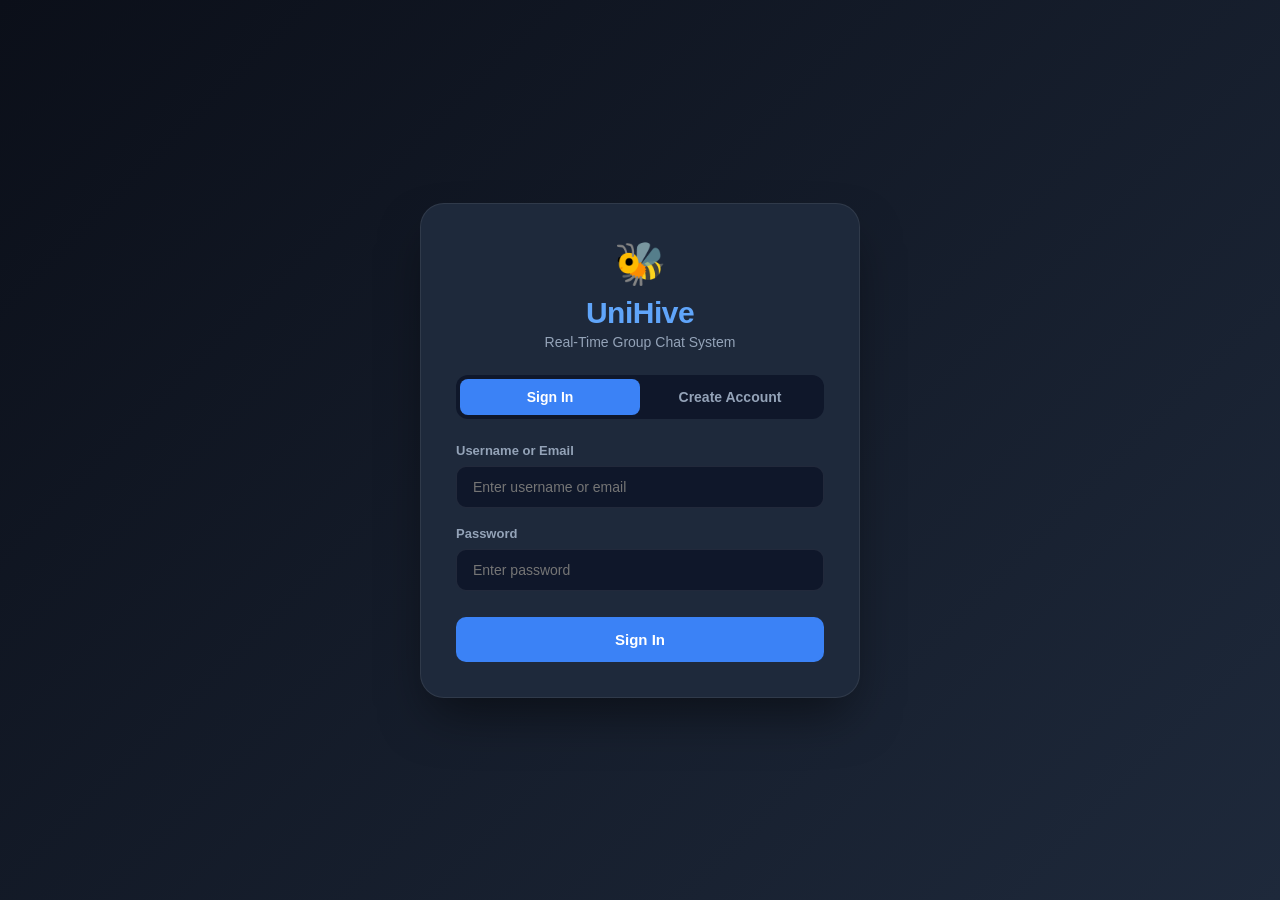
<file: frontend/index.html>
<!DOCTYPE html>
<html lang="en">
<head>
    <meta charset="UTF-8">
    <meta name="viewport" content="width=device-width, initial-scale=1.0">
    <title>UniHive - Group Real-Time Chat</title>
    <link rel="stylesheet" href="style.css">
</head>
<body>

    <div class="app-container">

        <!-- Global Header -->
        <header class="app-header">
            <div class="header-brand">
                <span class="header-logo">🐝</span>
                <span class="header-title">UniHive</span>
            </div>

            <div class="header-user-info">
                <span class="user-greeting">Logged in as: <strong id="currentUsername">User</strong></span>
                <button id="logoutBtn" class="danger-btn">Logout</button>
            </div>
        </header>

        <!-- DASHBOARD VIEW: Available Groups -->
        <main id="dashboardView" class="view-panel">
            <div class="dashboard-toolbar">
                <div class="toolbar-left">
                    <h2>Available Groups</h2>
                    <p class="section-desc">Join existing rooms or create your own community</p>
                </div>
                <div class="toolbar-right">
                    <input type="text" id="groupSearchInput" placeholder="🔍 Search groups..." class="search-input">
                    <button id="openCreateModalBtn" class="primary-btn">+ Create Group</button>
                </div>
            </div>

            <div id="groupsLoading" class="loading-state">
                <div class="spinner"></div>
                <p>Loading groups from MongoDB...</p>
            </div>

            <div id="groupsGrid" class="groups-grid" style="display: none;"></div>

            <div id="noGroupsMessage" class="empty-state" style="display: none;">
                <p>No groups found. Be the first to create one!</p>
            </div>
        </main>

        <!-- GROUP CHAT VIEW: Real-Time Room -->
        <main id="chatView" class="view-panel" style="display: none;">
            <div class="chat-header">
                <div class="chat-header-left">
                    <button id="backToGroupsBtn" class="secondary-btn">⬅ Back to Groups</button>
                    <div class="chat-title-info">
                        <div class="chat-title-row">
                            <h2 id="chatGroupName">Group Name</h2>
                            <span id="chatAdminBadge" class="badge admin-badge" style="display: none;">👑 Admin</span>
                        </div>
                        <p class="chat-meta">
                            <span id="chatGroupDesc">Group description</span> •
                            <span id="chatGroupMembersCount">0 members</span> •
                            <span class="online-indicator">🟢 <span id="onlineCount">1</span> online</span>
                        </p>
                    </div>
                </div>

                <div class="chat-header-actions">
                    <button id="leaveGroupBtn" class="warning-btn">Leave Group</button>
                    <button id="deleteGroupBtn" class="danger-btn" style="display: none;">Delete Group</button>
                </div>
            </div>

            <div class="chat-body">
                <!-- Messages & Input column -->
                <section class="chat-conversation">
                    <div id="messagesList" class="messages-container">
                        <!-- Loaded history and live messages will appear here -->
                    </div>

                    <form id="chatForm" class="message-input-bar">
                        <input
                            type="text"
                            id="messageInput"
                            placeholder="Type a message..."
                            autocomplete="off"
                            required>
                        <button type="submit" id="sendMessageBtn" class="primary-btn">Send</button>
                    </form>
                </section>

                <!-- Members Sidebar -->
                <aside class="chat-sidebar">
                    <div class="sidebar-header">
                        <h3>Members</h3>
                    </div>
                    <div id="groupMembersList" class="sidebar-members-list">
                        <!-- Members populated here -->
                    </div>
                </aside>
            </div>
        </main>

    </div>

    <!-- CREATE GROUP MODAL -->
    <div id="createGroupModal" class="modal-overlay" style="display: none;">
        <div class="modal-card">
            <div class="modal-header">
                <h3>Create New Group</h3>
                <button id="closeModalBtn" class="modal-close">&times;</button>
            </div>

            <div id="createGroupError" class="auth-error" style="display: none;"></div>

            <form id="createGroupForm">
                <div class="form-group">
                    <label for="newGroupName">Group Name</label>
                    <input
                        type="text"
                        id="newGroupName"
                        placeholder="e.g. CSE-A"
                        maxlength="50"
                        required>
                </div>

                <div class="form-group">
                    <label for="newGroupDesc">Description</label>
                    <textarea
                        id="newGroupDesc"
                        rows="3"
                        placeholder="e.g. CSE A student discussion and announcements"
                        maxlength="250"></textarea>
                </div>

                <div class="modal-actions">
                    <button type="button" id="cancelModalBtn" class="secondary-btn">Cancel</button>
                    <button type="submit" id="submitCreateGroupBtn" class="primary-btn">Create Group</button>
                </div>
            </form>
        </div>
    </div>

    <script src="config.js"></script>
    <script src="app.js"></script>
</body>
</html>
</file>
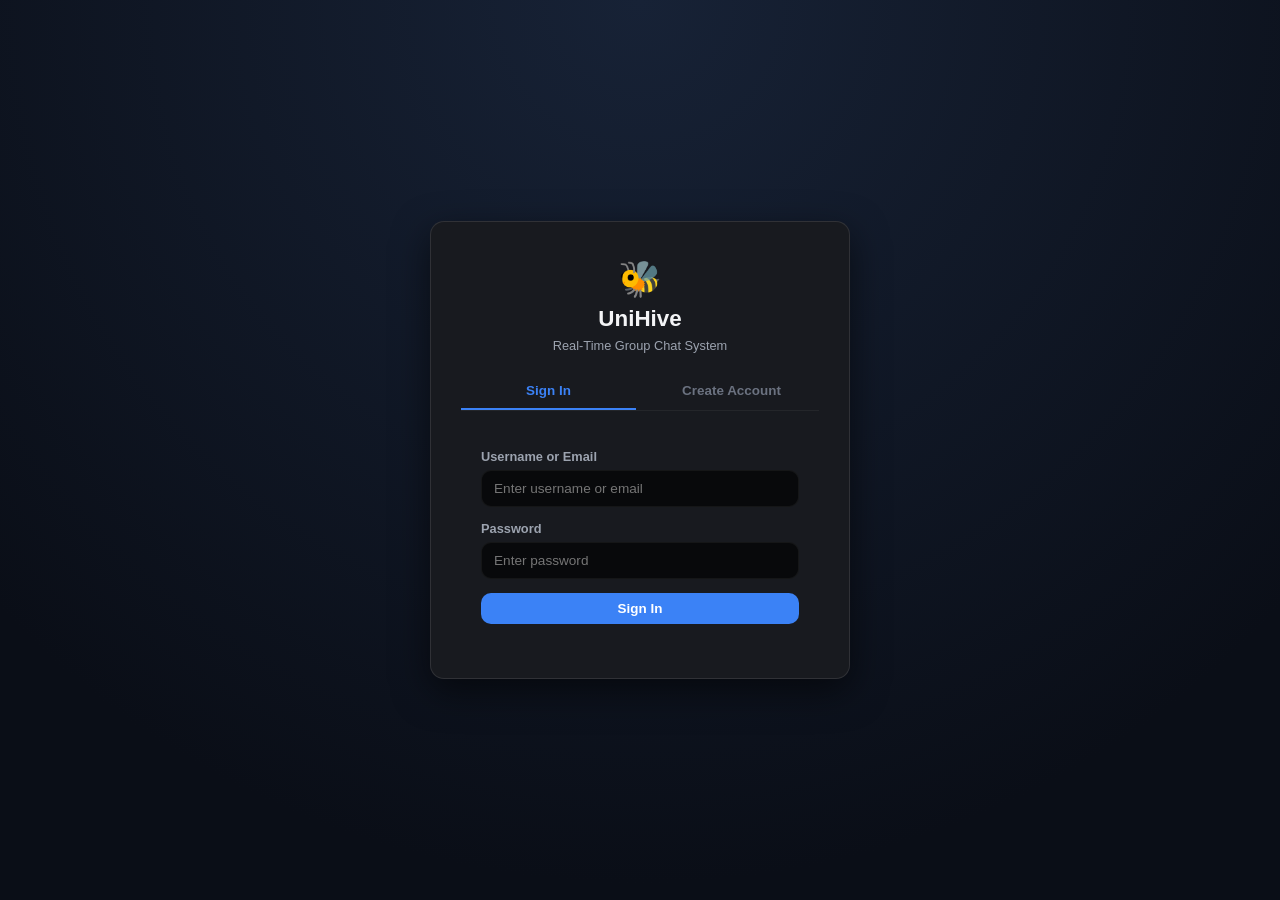
<file: src/main/resources/static/index.html>
<!DOCTYPE html>
<html lang="en">
<head>
    <meta charset="UTF-8">
    <meta name="viewport" content="width=device-width, initial-scale=1.0">
    <title>UniHive - Messaging</title>
    <link rel="stylesheet" href="style.css">
</head>
<body>

    <div class="messenger-layout">
        <!-- ============================================================
             LEFT SIDEBAR: ChatGPT-Style Minimal Rail / Full Navigation
             ============================================================ -->
        <aside id="leftSidebar" class="sidebar-pane">
            <!-- Sidebar Top Bar (Header in full mode, Rail icons in collapsed mode) -->
            <div class="sidebar-top-bar">
                <div class="brand-block">
                    <div class="brand-icon" title="UniHive">
                        <svg width="22" height="22" viewBox="0 0 24 24" fill="none" stroke="currentColor" stroke-width="2" stroke-linecap="round" stroke-linejoin="round">
                            <path d="M12 2L2 7l10 5 10-5-10-5zM2 17l10 5 10-5M2 12l10 5 10-5"/>
                        </svg>
                    </div>
                    <h1 class="brand-name">UniHive</h1>
                </div>

                <div class="sidebar-top-actions">
                    <!-- Three-Dot Application Menu -->
                    <div class="app-menu-wrapper">
                        <button id="userMenuBtn" class="icon-btn app-more-btn" aria-label="More options" title="More options">
                            <svg width="18" height="18" viewBox="0 0 24 24" fill="none" stroke="currentColor" stroke-width="2" stroke-linecap="round" stroke-linejoin="round">
                                <circle cx="12" cy="12" r="1"></circle>
                                <circle cx="12" cy="5" r="1"></circle>
                                <circle cx="12" cy="19" r="1"></circle>
                            </svg>
                        </button>
                        <div id="userDropdownMenu" class="dropdown-menu" style="display: none;">
                            <div class="dropdown-header">
                                <div class="user-avatar-badge" id="currentUserAvatar" title="User Profile">U</div>
                                <div class="dropdown-user-info">
                                    <strong id="menuUsername">User</strong>
                                    <small id="menuUserEmail">Logged in</small>
                                </div>
                            </div>
                            <div class="dropdown-divider"></div>
                            <button id="openCreateModalBtn" class="dropdown-item">
                                <svg width="15" height="15" viewBox="0 0 24 24" fill="none" stroke="currentColor" stroke-width="2" stroke-linecap="round" stroke-linejoin="round">
                                    <line x1="12" y1="5" x2="12" y2="19"></line>
                                    <line x1="5" y1="12" x2="19" y2="12"></line>
                                </svg>
                                Create New Group
                            </button>
                            <button id="openJoinPrivateModalBtn" class="dropdown-item">
                                <svg width="15" height="15" viewBox="0 0 24 24" fill="none" stroke="currentColor" stroke-width="2" stroke-linecap="round" stroke-linejoin="round">
                                    <rect x="3" y="11" width="18" height="11" rx="2" ry="2"></rect>
                                    <path d="M7 11V7a5 5 0 0 1 10 0v4"></path>
                                </svg>
                                Join with Code
                            </button>
                            <button id="menuItemSavedPosts" class="dropdown-item">
                                <svg width="15" height="15" viewBox="0 0 24 24" fill="none" stroke="currentColor" stroke-width="2" stroke-linecap="round" stroke-linejoin="round">
                                    <path d="M19 21l-7-5-7 5V5a2 2 0 0 1 2-2h10a2 2 0 0 1 2 2z"></path>
                                </svg>
                                Saved Posts
                            </button>
                            <div class="dropdown-divider"></div>
                            <button id="logoutBtn" class="dropdown-item danger-item">
                                <svg width="15" height="15" viewBox="0 0 24 24" fill="none" stroke="currentColor" stroke-width="2" stroke-linecap="round" stroke-linejoin="round">
                                    <path d="M9 21H5a2 2 0 0 1-2-2V5a2 2 0 0 1 2-2h4"></path>
                                    <polyline points="16 17 21 12 16 7"></polyline>
                                    <line x1="21" y1="12" x2="9" y2="12"></line>
                                </svg>
                                Log out
                            </button>
                        </div>
                    </div>

                    <!-- Sidebar Toggle Button -->
                    <button id="sidebarCollapseBtn" class="icon-btn sidebar-collapse-btn" title="Close sidebar" aria-label="Close sidebar">
                        <svg width="18" height="18" viewBox="0 0 24 24" fill="none" stroke="currentColor" stroke-width="2" stroke-linecap="round" stroke-linejoin="round">
                            <line x1="3" y1="6" x2="21" y2="6"></line>
                            <line x1="3" y1="12" x2="21" y2="12"></line>
                            <line x1="3" y1="18" x2="21" y2="18"></line>
                        </svg>
                    </button>
                </div>
            </div>

            <!-- Rail-only Search Icon (visible only in collapsed state) -->
            <div class="sidebar-rail-items">
                <button id="railSearchBtn" class="icon-btn rail-search-btn" title="Search groups" aria-label="Search groups">
                    <svg width="18" height="18" viewBox="0 0 24 24" fill="none" stroke="currentColor" stroke-width="2" stroke-linecap="round" stroke-linejoin="round">
                        <circle cx="11" cy="11" r="8"></circle>
                        <line x1="21" y1="21" x2="16.65" y2="16.65"></line>
                    </svg>
                </button>
            </div>

            <!-- Full Sidebar Content: Search, Tabs, Filter, and Group List -->
            <div id="sidebarFullContent" class="sidebar-full-content">
                <!-- Search Bar -->
                <div class="sidebar-search-box">
                    <div class="search-input-wrapper">
                        <svg class="search-icon" width="16" height="16" viewBox="0 0 24 24" fill="none" stroke="currentColor" stroke-width="2" stroke-linecap="round" stroke-linejoin="round">
                            <circle cx="11" cy="11" r="8"></circle>
                            <line x1="21" y1="21" x2="16.65" y2="16.65"></line>
                        </svg>
                        <input type="text" id="groupSearchInput" placeholder="Search groups..." autocomplete="off">
                        <button id="clearSearchBtn" class="clear-search-btn" style="display: none;" title="Clear search">&times;</button>
                    </div>
                </div>

                <!-- Main Navigation Tabs -->
                <nav class="sidebar-nav-tabs">
                    <button id="tabMyGroups" class="nav-tab active">
                        <span>Chats</span>
                        <span id="myGroupsCountBadge" class="tab-counter">0</span>
                    </button>
                    <button id="tabDiscoverGroups" class="nav-tab">
                        <span>Discover</span>
                        <span id="discoverGroupsCountBadge" class="tab-counter">0</span>
                    </button>
                </nav>

                <!-- Discover Sub-Filters (visible when Discover tab is selected) -->
                <div id="discoverFilterRow" class="discover-filter-row" style="display: none;">
                    <button class="filter-pill active" data-filter="ALL">All</button>
                    <button class="filter-pill" data-filter="PUBLIC">Public</button>
                    <button class="filter-pill" data-filter="PRIVATE">Private</button>
                </div>

                <!-- Group List Container -->
                <div class="sidebar-group-list-wrapper">
                    <div id="groupsLoading" class="list-placeholder-state">
                        <div class="loading-spinner"></div>
                        <span>Loading conversations...</span>
                    </div>

                    <div id="noGroupsMessage" class="list-placeholder-state" style="display: none;">
                        <svg width="32" height="32" viewBox="0 0 24 24" fill="none" stroke="currentColor" stroke-width="1.5" stroke-linecap="round" stroke-linejoin="round" class="placeholder-icon">
                            <path d="M17 21v-2a4 4 0 0 0-4-4H5a4 4 0 0 0-4 4v2"></path>
                            <circle cx="9" cy="7" r="4"></circle>
                            <path d="M23 21v-2a4 4 0 0 0-3-3.87"></path>
                            <path d="M16 3.13a4 4 0 0 1 0 7.75"></path>
                        </svg>
                        <p id="emptyStateText">No groups found.</p>
                    </div>

                    <div id="groupsListContainer" class="groups-list"></div>
                </div>
            </div>
        </aside>

        <!-- ============================================================
             CENTER: Main Messaging Pane
             ============================================================ -->
        <main id="chatMainPane" class="main-chat-pane">

            <!-- Empty State (When no chat is selected) -->
            <div id="noChatSelectedState" class="empty-conversation-state">
                <div class="empty-state-content">
                    <div class="empty-hero-icon">
                        <svg width="48" height="48" viewBox="0 0 24 24" fill="none" stroke="currentColor" stroke-width="1.5" stroke-linecap="round" stroke-linejoin="round">
                            <path d="M21 15a2 2 0 0 1-2 2H7l-4 4V5a2 2 0 0 1 2-2h14a2 2 0 0 1 2 2z"></path>
                        </svg>
                    </div>
                    <h2>UniHive Messaging</h2>
                    <p>Send and receive messages in real time across public university channels and private project hives.</p>
                    <div class="empty-state-hints">
                        <span>Select a chat from the sidebar or click <strong>Discover</strong> to explore groups.</span>
                    </div>
                </div>
            </div>

            <!-- Active Chat View -->
            <div id="activeChatView" class="active-chat-container" style="display: none;">

                <!-- Chat Header -->
                <header class="chat-navbar">
                    <div class="navbar-left">
                        <button id="mobileBackBtn" class="icon-btn mobile-back-btn" title="Back to Groups" aria-label="Back">
                            <svg width="20" height="20" viewBox="0 0 24 24" fill="none" stroke="currentColor" stroke-width="2" stroke-linecap="round" stroke-linejoin="round">
                                <line x1="19" y1="12" x2="5" y2="12"></line>
                                <polyline points="12 19 5 12 12 5"></polyline>
                            </svg>
                        </button>

                        <div class="chat-header-avatar" id="chatHeaderAvatar">G</div>

                        <div class="chat-header-details">
                            <div class="chat-header-title-line">
                                <h2 id="chatGroupName" class="chat-title">Group Name</h2>
                                <span id="chatPrivacyIndicator" class="privacy-tag" title="Privacy Setting">
                                    <svg id="chatPrivacyIcon" width="12" height="12" viewBox="0 0 24 24" fill="none" stroke="currentColor" stroke-width="2" stroke-linecap="round" stroke-linejoin="round">
                                        <circle cx="12" cy="12" r="10"></circle>
                                        <line x1="2" y1="12" x2="22" y2="12"></line>
                                    </svg>
                                    <span id="chatPrivacyText">Public</span>
                                </span>
                            </div>
                            <div class="chat-header-subtext">
                                <span id="chatGroupMembersCount">0 members</span>
                                <span class="subtext-separator">•</span>
                                <span class="presence-badge"><span class="presence-dot"></span><span id="onlineCount">1</span> online</span>
                            </div>
                        </div>
                    </div>

                    <div class="navbar-right">
                        <!-- Notification Bell -->
                        <div class="notification-wrapper">
                            <button id="notificationBellBtn" class="icon-btn" title="Notifications" aria-label="View notifications">
                                <svg width="18" height="18" viewBox="0 0 24 24" fill="none" stroke="currentColor" stroke-width="2" stroke-linecap="round" stroke-linejoin="round">
                                    <path d="M18 8A6 6 0 0 0 6 8c0 7-3 9-3 9h18s-3-2-3-9"></path>
                                    <path d="M13.73 21a2 2 0 0 1-3.46 0"></path>
                                </svg>
                                <span id="notificationBadge" class="notification-badge" style="display: none;">0</span>
                            </button>
                            <div id="notificationDropdown" class="notification-panel" style="display: none;">
                                <div class="notification-panel-header">
                                    <strong>Notifications</strong>
                                    <button id="clearNotificationsBtn" class="text-btn-sm" aria-label="Clear all notifications">Clear all</button>
                                </div>
                                <div id="notificationList" class="notification-list">
                                    <div class="notification-empty">No notifications yet</div>
                                </div>
                            </div>
                        </div>

                        <!-- Toggle Group Info Drawer -->
                        <button id="toggleInfoDrawerBtn" class="icon-btn" title="Group info" aria-label="Group info">
                            <svg width="18" height="18" viewBox="0 0 24 24" fill="none" stroke="currentColor" stroke-width="2" stroke-linecap="round" stroke-linejoin="round">
                                <circle cx="12" cy="12" r="10"></circle>
                                <line x1="12" y1="16" x2="12" y2="12"></line>
                                <line x1="12" y1="8" x2="12.01" y2="8"></line>
                            </svg>
                        </button>

                        <!-- Group Menu (3-dots) -->
                        <div class="group-menu-wrapper">
                            <button id="groupMenuBtn" class="icon-btn" title="More Options" aria-label="Group Options">
                                <svg width="18" height="18" viewBox="0 0 24 24" fill="none" stroke="currentColor" stroke-width="2" stroke-linecap="round" stroke-linejoin="round">
                                    <circle cx="12" cy="12" r="1"></circle>
                                    <circle cx="12" cy="5" r="1"></circle>
                                    <circle cx="12" cy="19" r="1"></circle>
                                </svg>
                                <span id="menuPendingBadge" class="menu-alert-dot" style="display: none;"></span>
                            </button>
                            <div id="groupDropdownMenu" class="dropdown-menu" style="display: none;">
                                <button id="menuItemOpenInfo" class="dropdown-item">
                                    <svg width="15" height="15" viewBox="0 0 24 24" fill="none" stroke="currentColor" stroke-width="2" stroke-linecap="round" stroke-linejoin="round">
                                        <circle cx="12" cy="12" r="10"></circle>
                                        <line x1="12" y1="16" x2="12" y2="12"></line>
                                        <line x1="12" y1="8" x2="12.01" y2="8"></line>
                                    </svg>
                                    Group Info
                                </button>
                                <button id="menuItemMembers" class="dropdown-item">
                                    <svg width="15" height="15" viewBox="0 0 24 24" fill="none" stroke="currentColor" stroke-width="2" stroke-linecap="round" stroke-linejoin="round">
                                        <path d="M17 21v-2a4 4 0 0 0-4-4H5a4 4 0 0 0-4 4v2"></path>
                                        <circle cx="9" cy="7" r="4"></circle>
                                    </svg>
                                    Members
                                </button>
                                <button id="menuItemInvite" class="dropdown-item" style="display: none;">
                                    <svg width="15" height="15" viewBox="0 0 24 24" fill="none" stroke="currentColor" stroke-width="2" stroke-linecap="round" stroke-linejoin="round">
                                        <rect x="3" y="11" width="18" height="11" rx="2" ry="2"></rect>
                                        <path d="M7 11V7a5 5 0 0 1 10 0v4"></path>
                                    </svg>
                                    Invite Code
                                </button>
                                <button id="menuItemRequests" class="dropdown-item" style="display: none;">
                                    <svg width="15" height="15" viewBox="0 0 24 24" fill="none" stroke="currentColor" stroke-width="2" stroke-linecap="round" stroke-linejoin="round">
                                        <path d="M16 21v-2a4 4 0 0 0-4-4H5a4 4 0 0 0-4 4v2"></path>
                                        <circle cx="8.5" cy="7" r="4"></circle>
                                        <line x1="20" y1="8" x2="20" y2="14"></line>
                                        <line x1="23" y1="11" x2="17" y2="11"></line>
                                    </svg>
                                    Join Requests
                                    <span id="menuRequestsCount" class="dropdown-item-badge">0</span>
                                </button>
                                <div class="dropdown-divider"></div>
                                <button id="menuItemLeave" class="dropdown-item warning-item">
                                    <svg width="15" height="15" viewBox="0 0 24 24" fill="none" stroke="currentColor" stroke-width="2" stroke-linecap="round" stroke-linejoin="round">
                                        <path d="M9 21H5a2 2 0 0 1-2-2V5a2 2 0 0 1 2-2h4"></path>
                                        <polyline points="16 17 21 12 16 7"></polyline>
                                        <line x1="21" y1="12" x2="9" y2="12"></line>
                                    </svg>
                                    Leave Group
                                </button>
                                <button id="menuItemDelete" class="dropdown-item danger-item" style="display: none;">
                                    <svg width="15" height="15" viewBox="0 0 24 24" fill="none" stroke="currentColor" stroke-width="2" stroke-linecap="round" stroke-linejoin="round">
                                        <polyline points="3 6 5 6 21 6"></polyline>
                                        <path d="M19 6v14a2 2 0 0 1-2 2H7a2 2 0 0 1-2-2V6m3 0V4a2 2 0 0 1 2-2h4a2 2 0 0 1 2 2v2"></path>
                                    </svg>
                                    Delete Group
                                </button>
                            </div>
                        </div>
                    </div>
                </header>

                <!-- Community Navigation Tabs -->
                <nav class="community-nav-tabs">
                    <button id="tabGeneralChat" class="community-tab active" data-tab="chat">
                        <svg width="15" height="15" viewBox="0 0 24 24" fill="none" stroke="currentColor" stroke-width="2" stroke-linecap="round" stroke-linejoin="round">
                            <path d="M21 15a2 2 0 0 1-2 2H7l-4 4V5a2 2 0 0 1 2-2h14a2 2 0 0 1 2 2z"></path>
                        </svg>
                        <span>General Chat</span>
                    </button>
                    <button id="tabCommunityPosts" class="community-tab" data-tab="posts">
                        <svg width="15" height="15" viewBox="0 0 24 24" fill="none" stroke="currentColor" stroke-width="2" stroke-linecap="round" stroke-linejoin="round">
                            <path d="M14 2H6a2 2 0 0 0-2 2v16a2 2 0 0 0 2 2h12a2 2 0 0 0 2-2V8z"></path>
                            <polyline points="14 2 14 8 20 8"></polyline>
                            <line x1="16" y1="13" x2="8" y2="13"></line>
                            <line x1="16" y1="17" x2="8" y2="17"></line>
                        </svg>
                        <span>Community Posts</span>
                        <span id="newPostsDot" class="tab-notify-dot" style="display: none;"></span>
                    </button>
                </nav>

                <!-- 1. GENERAL CHAT VIEW -->
                <div id="chatViewContainer" class="community-tab-pane">
                    <!-- Messages Stream Area -->
                    <div class="chat-stream-wrapper">
                        <div id="messagesList" class="messages-stream">
                            <!-- Loaded history and live messages populate here -->
                        </div>

                        <!-- Typing Indicator -->
                        <div id="typingIndicator" class="typing-notice" style="display: none;">
                            <div class="typing-wave">
                                <span></span>
                                <span></span>
                                <span></span>
                            </div>
                            <span id="typingText" class="typing-label">User is typing...</span>
                        </div>

                        <!-- Scroll to Bottom FAB -->
                        <button id="scrollToBottomBtn" class="scroll-to-bottom-btn" style="display: none;" aria-label="Scroll to latest messages">
                            <svg width="16" height="16" viewBox="0 0 24 24" fill="none" stroke="currentColor" stroke-width="2.5" stroke-linecap="round" stroke-linejoin="round">
                                <polyline points="6 9 12 15 18 9"></polyline>
                            </svg>
                            <span id="scrollUnreadBadge" class="scroll-unread-badge" style="display: none;">0</span>
                        </button>

                        <!-- New Messages Indicator -->
                        <div id="newMessagesIndicator" class="new-messages-indicator" style="display: none;">
                            <svg width="14" height="14" viewBox="0 0 24 24" fill="none" stroke="currentColor" stroke-width="2.5" stroke-linecap="round" stroke-linejoin="round">
                                <polyline points="6 9 12 15 18 9"></polyline>
                            </svg>
                            <span id="newMsgCount">New messages</span>
                        </div>
                    </div>

                    <!-- Message Composer -->
                    <footer class="chat-composer-bar">
                        <!-- Pending image preview strip -->
                        <div id="chatImagePreviewBar" class="chat-image-preview-bar" style="display: none;">
                            <div class="preview-thumb-wrapper">
                                <img id="chatPreviewThumb" src="" alt="Image preview">
                                <button type="button" id="removeChatImageBtn" class="remove-preview-btn" title="Remove attachment">&times;</button>
                            </div>
                            <span id="chatImageName" class="preview-filename">image.png</span>
                        </div>

                        <!-- Active Reply Preview Bar -->
                        <div id="chatReplyPreviewBar" class="chat-reply-preview-bar" style="display: none;">
                            <div class="reply-preview-content">
                                <svg width="14" height="14" viewBox="0 0 24 24" fill="none" stroke="currentColor" stroke-width="2" stroke-linecap="round" stroke-linejoin="round">
                                    <polyline points="9 17 4 12 9 7"></polyline>
                                    <path d="M20 18v-2a4 4 0 0 0-4-4H4"></path>
                                </svg>
                                <span class="reply-preview-label">Replying to <strong id="replyPreviewUsername">@user</strong>:</span>
                                <span id="replyPreviewText" class="reply-preview-snippet">message snippet</span>
                            </div>
                            <button type="button" id="cancelChatReplyBtn" class="cancel-reply-btn" title="Cancel reply" aria-label="Cancel reply">&times;</button>
                        </div>

                        <!-- Floating Emoji Picker Popover -->
                        <div id="chatEmojiPicker" class="chat-emoji-picker-popover" style="display: none;">
                            <div class="emoji-picker-header">
                                <span>Reactions & Emojis</span>
                                <button type="button" id="closeEmojiPickerBtn" class="close-picker-btn" aria-label="Close emoji picker">&times;</button>
                            </div>
                            <div class="emoji-picker-grid">
                                <button type="button" class="emoji-btn" data-emoji="👍" title="Thumbs Up">👍</button>
                                <button type="button" class="emoji-btn" data-emoji="❤️" title="Heart">❤️</button>
                                <button type="button" class="emoji-btn" data-emoji="🔥" title="Fire">🔥</button>
                                <button type="button" class="emoji-btn" data-emoji="😂" title="Laugh">😂</button>
                                <button type="button" class="emoji-btn" data-emoji="😊" title="Smile">😊</button>
                                <button type="button" class="emoji-btn" data-emoji="🎉" title="Party">🎉</button>
                                <button type="button" class="emoji-btn" data-emoji="🚀" title="Rocket">🚀</button>
                                <button type="button" class="emoji-btn" data-emoji="💡" title="Idea">💡</button>
                                <button type="button" class="emoji-btn" data-emoji="👏" title="Clap">👏</button>
                                <button type="button" class="emoji-btn" data-emoji="💯" title="100">💯</button>
                                <button type="button" class="emoji-btn" data-emoji="🤝" title="Handshake">🤝</button>
                                <button type="button" class="emoji-btn" data-emoji="👀" title="Eyes">👀</button>
                                <button type="button" class="emoji-btn" data-emoji="✨" title="Sparkles">✨</button>
                                <button type="button" class="emoji-btn" data-emoji="🙌" title="Celebration">🙌</button>
                                <button type="button" class="emoji-btn" data-emoji="🎯" title="Bullseye">🎯</button>
                                <button type="button" class="emoji-btn" data-emoji="⚡" title="Lightning">⚡</button>
                            </div>
                        </div>

                        <form id="chatForm" class="composer-form">
                            <input type="file" id="chatFileInput" accept="image/jpeg,image/png,image/webp,image/gif" style="display: none;">
                            <button type="button" id="chatAttachBtn" class="icon-btn composer-attach-btn" title="Share an image" aria-label="Attach Image">
                                <svg width="18" height="18" viewBox="0 0 24 24" fill="none" stroke="currentColor" stroke-width="2" stroke-linecap="round" stroke-linejoin="round">
                                    <path d="M21.44 11.05l-9.19 9.19a6 6 0 0 1-8.49-8.49l9.19-9.19a4 4 0 0 1 5.66 5.66l-9.2 9.19a2 2 0 0 1-2.83-2.83l8.49-8.48"></path>
                                </svg>
                            </button>
                            <button type="button" id="chatEmojiBtn" class="icon-btn composer-emoji-btn" title="Insert emoji" aria-label="Insert Emoji">
                                <svg width="18" height="18" viewBox="0 0 24 24" fill="none" stroke="currentColor" stroke-width="2" stroke-linecap="round" stroke-linejoin="round">
                                    <circle cx="12" cy="12" r="10"></circle>
                                    <path d="M8 14s1.5 2 4 2 4-2 4-2"></path>
                                    <line x1="9" y1="9" x2="9.01" y2="9"></line>
                                    <line x1="15" y1="9" x2="15.01" y2="9"></line>
                                </svg>
                            </button>
                            <div class="composer-input-container">
                                <textarea
                                    id="messageInput"
                                    class="composer-textarea"
                                    placeholder="Type a message..."
                                    rows="1"
                                    autocomplete="off"></textarea>
                            </div>
                            <button type="submit" id="sendMessageBtn" class="send-message-btn" title="Send Message" aria-label="Send">
                                <svg width="18" height="18" viewBox="0 0 24 24" fill="none" stroke="currentColor" stroke-width="2" stroke-linecap="round" stroke-linejoin="round">
                                    <line x1="22" y1="2" x2="11" y2="13"></line>
                                    <polygon points="22 2 15 22 11 13 2 9 22 2"></polygon>
                                </svg>
                            </button>
                        </form>
                    </footer>
                </div>

                <!-- 2. COMMUNITY POSTS VIEW -->
                <div id="postsViewContainer" class="community-tab-pane" style="display: none;">
                    <!-- Posts Action & Filter Bar -->
                    <div class="posts-action-bar">
                        <div class="posts-action-left">
                            <div class="category-filter-select-wrapper">
                                <select id="postCategoryFilter" class="category-select" aria-label="Filter by Category">
                                    <option value="ALL">All Categories</option>
                                    <option value="Technology">Technology</option>
                                    <option value="Programming">Programming</option>
                                    <option value="AI">AI</option>
                                    <option value="Machine Learning">Machine Learning</option>
                                    <option value="News">News</option>
                                    <option value="Research">Research</option>
                                    <option value="Events">Events</option>
                                    <option value="Resources">Resources</option>
                                    <option value="Announcements">Announcements</option>
                                    <option value="Projects">Projects</option>
                                    <option value="General">General</option>
                                </select>
                            </div>

                            <div id="activeTagFilterPill" class="active-tag-chip" style="display: none;">
                                <span id="activeTagName">#tag</span>
                                <button id="clearTagFilterBtn" title="Clear tag filter">&times;</button>
                            </div>
                        </div>

                        <div class="posts-action-right">
                            <button id="refreshPostsBtn" class="icon-btn" title="Refresh feed" aria-label="Refresh feed">
                                <svg width="16" height="16" viewBox="0 0 24 24" fill="none" stroke="currentColor" stroke-width="2" stroke-linecap="round" stroke-linejoin="round">
                                    <polyline points="23 4 23 10 17 10"></polyline>
                                    <path d="M20.49 15a9 9 0 1 1-2.12-9.36L23 10"></path>
                                </svg>
                            </button>

                            <!-- Three-Dot Action Menu for Community Posts -->
                            <div class="posts-menu-wrapper">
                                <button id="postsMenuBtn" class="icon-btn" title="Post options" aria-label="Post options">
                                    <svg width="18" height="18" viewBox="0 0 24 24" fill="none" stroke="currentColor" stroke-width="2" stroke-linecap="round" stroke-linejoin="round">
                                        <circle cx="12" cy="12" r="1"></circle>
                                        <circle cx="12" cy="5" r="1"></circle>
                                        <circle cx="12" cy="19" r="1"></circle>
                                    </svg>
                                </button>
                                <div id="postsDropdownMenu" class="dropdown-menu" style="display: none;">
                                    <button id="openCreatePostModalBtn" class="dropdown-item">
                                        <svg width="15" height="15" viewBox="0 0 24 24" fill="none" stroke="currentColor" stroke-width="2" stroke-linecap="round" stroke-linejoin="round">
                                            <line x1="12" y1="5" x2="12" y2="19"></line>
                                            <line x1="5" y1="12" x2="19" y2="12"></line>
                                        </svg>
                                        Create a post
                                    </button>
                                    <button id="feedMenuItemGuidelines" class="dropdown-item">
                                        <svg width="15" height="15" viewBox="0 0 24 24" fill="none" stroke="currentColor" stroke-width="2" stroke-linecap="round" stroke-linejoin="round">
                                            <circle cx="12" cy="12" r="10"></circle>
                                            <line x1="12" y1="16" x2="12" y2="12"></line>
                                            <line x1="12" y1="8" x2="12.01" y2="8"></line>
                                        </svg>
                                        Community guidelines
                                    </button>
                                    <button id="feedMenuItemSaved" class="dropdown-item">
                                        <svg width="15" height="15" viewBox="0 0 24 24" fill="none" stroke="currentColor" stroke-width="2" stroke-linecap="round" stroke-linejoin="round">
                                            <path d="M19 21l-7-5-7 5V5a2 2 0 0 1 2-2h10a2 2 0 0 1 2 2z"></path>
                                        </svg>
                                        Saved posts
                                    </button>
                                    <button id="feedMenuItemRefresh" class="dropdown-item">
                                        <svg width="15" height="15" viewBox="0 0 24 24" fill="none" stroke="currentColor" stroke-width="2" stroke-linecap="round" stroke-linejoin="round">
                                            <polyline points="23 4 23 10 17 10"></polyline>
                                            <path d="M20.49 15a9 9 0 1 1-2.12-9.36L23 10"></path>
                                        </svg>
                                        Refresh
                                    </button>
                                </div>
                            </div>
                        </div>
                    </div>

                    <!-- New Posts Available Toast Banner -->
                    <div id="newPostsBanner" class="new-posts-banner" style="display: none;">
                        <svg width="14" height="14" viewBox="0 0 24 24" fill="none" stroke="currentColor" stroke-width="2" stroke-linecap="round" stroke-linejoin="round">
                            <line x1="12" y1="19" x2="12" y2="5"></line>
                            <polyline points="5 12 12 5 19 12"></polyline>
                        </svg>
                        <span>New posts available · <strong>Click to view</strong></span>
                    </div>

                    <!-- Posts Scroll Stream -->
                    <div id="postsScrollStream" class="posts-scroll-stream">
                        <!-- Feed Empty State -->
                        <div id="postsEmptyState" class="posts-empty-state" style="display: none;">
                            <div class="empty-feed-icon">
                                <svg width="36" height="36" viewBox="0 0 24 24" fill="none" stroke="currentColor" stroke-width="1.5" stroke-linecap="round" stroke-linejoin="round">
                                    <rect x="3" y="3" width="18" height="18" rx="2" ry="2"></rect>
                                    <line x1="9" y1="9" x2="15" y2="9"></line>
                                    <line x1="9" y1="13" x2="15" y2="13"></line>
                                    <line x1="9" y1="17" x2="13" y2="17"></line>
                                </svg>
                            </div>
                            <h3>No posts yet</h3>
                            <p>Be the first member to share something with the community.</p>
                            <button id="emptyStateCreatePostBtn" class="primary-btn small-btn">Create Post</button>
                        </div>

                        <!-- Posts Feed List -->
                        <div id="postsFeedContainer" class="posts-feed-container"></div>

                        <!-- Infinite Scroll Loading Sentinel -->
                        <div id="postsLoadingIndicator" class="posts-loading-sentinel" style="display: none;">
                            <div class="loading-spinner"></div>
                            <span>Loading more posts...</span>
                        </div>
                    </div>
                </div>
            </div>
        </main>

        <!-- ============================================================
             RIGHT: Group Info & Admin Management Drawer
             ============================================================ -->
        <aside id="rightInfoDrawer" class="info-drawer-pane" style="display: none;">
            <div class="drawer-header">
                <h3>Group Info</h3>
                <button id="closeInfoDrawerBtn" class="icon-btn" title="Close group info" aria-label="Close group info">
                    <svg width="18" height="18" viewBox="0 0 24 24" fill="none" stroke="currentColor" stroke-width="2" stroke-linecap="round" stroke-linejoin="round">
                        <line x1="18" y1="6" x2="6" y2="18"></line>
                        <line x1="6" y1="6" x2="18" y2="18"></line>
                    </svg>
                </button>
            </div>

            <div class="drawer-content">
                <!-- Group Overview Section -->
                <div class="drawer-section group-profile-summary">
                    <div class="profile-avatar-large" id="drawerGroupAvatar">G</div>
                    <h3 id="drawerGroupName" class="drawer-group-name">Group Name</h3>
                    <p id="drawerGroupDesc" class="drawer-group-desc">No description</p>
                    <div class="profile-metadata-row">
                        <span id="drawerPrivacyBadge" class="subtle-badge">Public</span>
                        <span id="drawerMembersCount" class="metadata-text">0 members</span>
                    </div>
                </div>

                <!-- Group Details Section -->
                <div class="drawer-section group-details-section">
                    <h4 class="section-heading">Group Details</h4>
                    <div class="details-card">
                        <div class="detail-row">
                            <span class="detail-label">Privacy:</span>
                            <strong class="detail-value" id="drawerDetailPrivacy">Public</strong>
                        </div>
                        <div class="detail-row">
                            <span class="detail-label">Created:</span>
                            <span class="detail-value" id="drawerDetailCreated">Recently</span>
                        </div>
                        <div class="detail-row">
                            <span class="detail-label">Members:</span>
                            <span class="detail-value" id="drawerDetailMembers">0</span>
                        </div>
                    </div>
                </div>

                <!-- Community Guidelines Section -->
                <div class="drawer-section guidelines-section">
                    <h4 class="section-heading">Community Guidelines</h4>
                    <div class="guidelines-card">
                        <ul class="guidelines-list">
                            <li><svg width="14" height="14" viewBox="0 0 24 24" fill="none" stroke="var(--accent)" stroke-width="2" stroke-linecap="round" stroke-linejoin="round"><path d="M22 11.08V12a10 10 0 1 1-5.93-9.14"></path><polyline points="22 4 12 14.01 9 11.01"></polyline></svg> Be respectful to all members</li>
                            <li><svg width="14" height="14" viewBox="0 0 24 24" fill="none" stroke="var(--accent)" stroke-width="2" stroke-linecap="round" stroke-linejoin="round"><path d="M22 11.08V12a10 10 0 1 1-5.93-9.14"></path><polyline points="22 4 12 14.01 9 11.01"></polyline></svg> Share verified, factual information</li>
                            <li><svg width="14" height="14" viewBox="0 0 24 24" fill="none" stroke="var(--accent)" stroke-width="2" stroke-linecap="round" stroke-linejoin="round"><path d="M22 11.08V12a10 10 0 1 1-5.93-9.14"></path><polyline points="22 4 12 14.01 9 11.01"></polyline></svg> Keep discussions on-topic</li>
                            <li><svg width="14" height="14" viewBox="0 0 24 24" fill="none" stroke="var(--accent)" stroke-width="2" stroke-linecap="round" stroke-linejoin="round"><path d="M22 11.08V12a10 10 0 1 1-5.93-9.14"></path><polyline points="22 4 12 14.01 9 11.01"></polyline></svg> No spam, harassment, or promotions</li>
                        </ul>
                    </div>
                </div>

                <!-- Invite Code Section (Private Groups) -->
                <div id="drawerInviteSection" class="drawer-section" style="display: none;">
                    <h4 class="section-heading">Invite Code</h4>
                    <div class="invite-code-card">
                        <div class="code-display">
                            <span class="code-label">CODE:</span>
                            <strong id="drawerInviteCode" class="code-value">CSEA-12345</strong>
                        </div>
                        <div class="code-actions">
                            <button id="drawerCopyCodeBtn" class="secondary-btn small-btn" title="Copy code">
                                <svg width="14" height="14" viewBox="0 0 24 24" fill="none" stroke="currentColor" stroke-width="2" stroke-linecap="round" stroke-linejoin="round">
                                    <rect x="9" y="9" width="13" height="13" rx="2" ry="2"></rect>
                                    <path d="M5 15H4a2 2 0 0 1-2-2V4a2 2 0 0 1 2-2h9a2 2 0 0 1 2 2v1"></path>
                                </svg>
                                <span>Copy</span>
                            </button>
                            <button id="drawerRegenCodeBtn" class="secondary-btn small-btn" title="Regenerate code (Admin only)" style="display: none;">
                                <svg width="14" height="14" viewBox="0 0 24 24" fill="none" stroke="currentColor" stroke-width="2" stroke-linecap="round" stroke-linejoin="round">
                                    <polyline points="23 4 23 10 17 10"></polyline>
                                    <path d="M20.49 15a9 9 0 1 1-2.12-9.36L23 10"></path>
                                </svg>
                                <span>Regenerate</span>
                            </button>
                        </div>
                    </div>
                    <small class="section-help-text">Share this code with individuals you wish to invite to this private hive.</small>
                </div>

                <!-- Admin Pending Requests Section -->
                <div id="drawerRequestsSection" class="drawer-section" style="display: none;">
                    <div class="section-header-with-badge">
                        <h4 class="section-heading">Join Requests</h4>
                        <span id="drawerRequestsBadge" class="count-pill">0</span>
                    </div>
                    <div id="drawerRequestsList" class="requests-list">
                        <!-- Pending requests loaded dynamically -->
                    </div>
                </div>

                <!-- Group Members Section -->
                <div class="drawer-section">
                    <h4 class="section-heading">Members (<span id="drawerMembersTotal">0</span>)</h4>
                    <div id="drawerMembersList" class="drawer-members-list">
                        <!-- Populated dynamically -->
                    </div>
                </div>

                <!-- Danger Zone Section -->
                <div class="drawer-section danger-zone-section">
                    <button id="drawerLeaveBtn" class="drawer-action-row warning-text">
                        <svg width="16" height="16" viewBox="0 0 24 24" fill="none" stroke="currentColor" stroke-width="2" stroke-linecap="round" stroke-linejoin="round">
                            <path d="M9 21H5a2 2 0 0 1-2-2V5a2 2 0 0 1 2-2h4"></path>
                            <polyline points="16 17 21 12 16 7"></polyline>
                            <line x1="21" y1="12" x2="9" y2="12"></line>
                        </svg>
                        <span>Leave Group</span>
                    </button>
                    <button id="drawerDeleteBtn" class="drawer-action-row danger-text" style="display: none;">
                        <svg width="16" height="16" viewBox="0 0 24 24" fill="none" stroke="currentColor" stroke-width="2" stroke-linecap="round" stroke-linejoin="round">
                            <polyline points="3 6 5 6 21 6"></polyline>
                            <path d="M19 6v14a2 2 0 0 1-2 2H7a2 2 0 0 1-2-2V6m3 0V4a2 2 0 0 1 2-2h4a2 2 0 0 1 2 2v2"></path>
                        </svg>
                        <span>Delete Group</span>
                    </button>
                </div>
            </div>
        </aside>

    </div>

    <!-- ============================================================
         MODALS & DIALOGS
         ============================================================ -->

    <!-- CREATE GROUP MODAL -->
    <div id="createGroupModal" class="modal-backdrop" style="display: none;">
        <div class="modal-dialog">
            <div class="modal-header">
                <h3>Create New Group</h3>
                <button id="closeCreateModalBtn" class="icon-btn modal-close-btn" aria-label="Close">&times;</button>
            </div>

            <div id="createGroupError" class="modal-alert-banner" style="display: none;"></div>

            <form id="createGroupForm">
                <div class="form-field">
                    <label for="newGroupName">Group Name</label>
                    <input
                        type="text"
                        id="newGroupName"
                        placeholder="e.g. Machine Learning or CSE Students"
                        maxlength="50"
                        required>
                </div>

                <div class="form-field">
                    <label for="newGroupDesc">Description <span class="label-sub">(optional)</span></label>
                    <textarea
                        id="newGroupDesc"
                        rows="3"
                        placeholder="What is this group about?"
                        maxlength="250"></textarea>
                </div>

                <div class="form-field">
                    <label>Privacy Setting</label>
                    <div class="privacy-selection-cards">
                        <label class="selection-card">
                            <input type="radio" name="newGroupPrivacy" value="PUBLIC" checked>
                            <div class="card-body">
                                <div class="card-title-row">
                                    <svg width="16" height="16" viewBox="0 0 24 24" fill="none" stroke="currentColor" stroke-width="2" stroke-linecap="round" stroke-linejoin="round">
                                        <circle cx="12" cy="12" r="10"></circle>
                                        <line x1="2" y1="12" x2="22" y2="12"></line>
                                    </svg>
                                    <strong>Public</strong>
                                </div>
                                <span class="card-desc">Anyone can find and join this group directly from Discover.</span>
                            </div>
                        </label>

                        <label class="selection-card">
                            <input type="radio" name="newGroupPrivacy" value="PRIVATE">
                            <div class="card-body">
                                <div class="card-title-row">
                                    <svg width="16" height="16" viewBox="0 0 24 24" fill="none" stroke="currentColor" stroke-width="2" stroke-linecap="round" stroke-linejoin="round">
                                        <rect x="3" y="11" width="18" height="11" rx="2" ry="2"></rect>
                                        <path d="M7 11V7a5 5 0 0 1 10 0v4"></path>
                                    </svg>
                                    <strong>Private</strong>
                                </div>
                                <span class="card-desc">Users need an invite code or must request to join with admin approval.</span>
                            </div>
                        </label>
                    </div>
                </div>

                <div class="modal-footer">
                    <button type="button" id="cancelCreateModalBtn" class="secondary-btn">Cancel</button>
                    <button type="submit" id="submitCreateGroupBtn" class="primary-btn">Create Group</button>
                </div>
            </form>
        </div>
    </div>

    <!-- JOIN PRIVATE GROUP WITH CODE MODAL -->
    <div id="joinPrivateModal" class="modal-backdrop" style="display: none;">
        <div class="modal-dialog">
            <div class="modal-header">
                <h3 id="joinPrivateModalTitle">Join with Code</h3>
                <button id="closeJoinPrivateModalBtn" class="icon-btn modal-close-btn" aria-label="Close">&times;</button>
            </div>

            <div id="joinPrivateError" class="modal-alert-banner" style="display: none;"></div>

            <form id="joinPrivateForm">
                <input type="hidden" id="targetPrivateGroupId" value="">

                <div class="form-field">
                    <label for="privateInviteCodeInput">Invitation Code</label>
                    <input
                        type="text"
                        id="privateInviteCodeInput"
                        placeholder="e.g. MLMA-70920"
                        maxlength="30"
                        autocomplete="off"
                        required>
                    <small class="field-hint">Enter the unique code generated by the group administrator.</small>
                </div>

                <div class="modal-footer">
                    <button type="button" id="cancelJoinPrivateModalBtn" class="secondary-btn">Cancel</button>
                    <button type="submit" id="submitJoinPrivateBtn" class="primary-btn">Join Group</button>
                </div>
            </form>
        </div>
    </div>

    <!-- CONFIRM ACTION MODAL (LEAVE / DELETE GROUP) -->
    <div id="confirmActionModal" class="modal-backdrop" style="display: none;">
        <div class="modal-dialog small-dialog">
            <div class="modal-header">
                <h3 id="confirmModalTitle">Confirm Action</h3>
                <button id="closeConfirmModalBtn" class="icon-btn modal-close-btn" aria-label="Close">&times;</button>
            </div>
            <div class="modal-body-content">
                <p id="confirmModalMessage">Are you sure you want to proceed?</p>
            </div>
            <div class="modal-footer">
                <button type="button" id="cancelConfirmModalBtn" class="secondary-btn">Cancel</button>
                <button type="button" id="proceedConfirmModalBtn" class="danger-btn">Confirm</button>
            </div>
        </div>
    </div>

    <!-- CREATE POST MODAL -->
    <div id="createPostModal" class="modal-backdrop" style="display: none;">
        <div class="modal-dialog">
            <div class="modal-header">
                <h3>Create a Post</h3>
                <button id="closeCreatePostModalBtn" class="icon-btn modal-close-btn" aria-label="Close">&times;</button>
            </div>

            <div id="createPostError" class="modal-alert-banner" style="display: none;"></div>

            <form id="createPostForm">
                <div class="form-field">
                    <label for="postTitleInput">Title <span class="label-sub">(optional)</span></label>
                    <input
                        type="text"
                        id="postTitleInput"
                        placeholder="e.g. Understanding Attention Mechanisms in Transformers"
                        maxlength="150">
                </div>

                <div class="form-field">
                    <label for="postContentInput">What's happening? <span class="label-sub">(description)</span></label>
                    <textarea
                        id="postContentInput"
                        rows="4"
                        placeholder="Share useful discoveries, announcements, questions, or resources with your community..."
                        maxlength="5000"></textarea>
                </div>

                <!-- Image Attachment Area with Cloudinary Preview -->
                <div class="form-field">
                    <label>Image Attachment <span class="label-sub">(optional, Cloudinary)</span></label>
                    <div id="postImageUploadZone" class="image-upload-zone">
                        <input type="file" id="postImageFileInput" accept="image/jpeg,image/png,image/webp,image/gif" style="display: none;">
                        <div id="postImagePlaceholder" class="upload-zone-placeholder">
                            <svg width="24" height="24" viewBox="0 0 24 24" fill="none" stroke="currentColor" stroke-width="2" stroke-linecap="round" stroke-linejoin="round">
                                <rect x="3" y="3" width="18" height="18" rx="2" ry="2"></rect>
                                <circle cx="8.5" cy="8.5" r="1.5"></circle>
                                <polyline points="21 15 16 10 5 21"></polyline>
                            </svg>
                            <span>Click or drag image here to attach (Max 10MB)</span>
                        </div>
                        <div id="postImagePreviewContainer" class="upload-zone-preview" style="display: none;">
                            <img id="postImagePreviewImg" src="" alt="Post image preview">
                            <button type="button" id="removePostImageBtn" class="remove-zone-img-btn" title="Remove image">&times;</button>
                        </div>
                    </div>
                </div>

                <div class="form-field">
                    <label for="postLinkInput">External Link <span class="label-sub">(optional, https://...)</span></label>
                    <input
                        type="url"
                        id="postLinkInput"
                        placeholder="https://example.com/article"
                        maxlength="500">
                </div>

                <div class="form-row-grid">
                    <div class="form-field">
                        <label for="postCategoryInput">Category</label>
                        <select id="postCategoryInput" class="category-select">
                            <option value="General">General</option>
                            <option value="Technology">Technology</option>
                            <option value="Programming">Programming</option>
                            <option value="AI">AI</option>
                            <option value="Machine Learning">Machine Learning</option>
                            <option value="News">News</option>
                            <option value="Research">Research</option>
                            <option value="Events">Events</option>
                            <option value="Resources">Resources</option>
                            <option value="Announcements">Announcements</option>
                            <option value="Projects">Projects</option>
                        </select>
                    </div>

                    <div class="form-field">
                        <label for="postTagsInput">Tags <span class="label-sub">(e.g. #AI #ML)</span></label>
                        <input
                            type="text"
                            id="postTagsInput"
                            placeholder="#MachineLearning #AI"
                            maxlength="200">
                    </div>
                </div>

                <div class="modal-footer">
                    <button type="button" id="cancelCreatePostBtn" class="secondary-btn">Cancel</button>
                    <button type="submit" id="submitCreatePostBtn" class="primary-btn">Publish Post</button>
                </div>
            </form>
        </div>
    </div>

    <!-- EDIT POST MODAL -->
    <div id="editPostModal" class="modal-backdrop" style="display: none;">
        <div class="modal-dialog">
            <div class="modal-header">
                <h3>Edit Post</h3>
                <button id="closeEditPostModalBtn" class="icon-btn modal-close-btn" aria-label="Close">&times;</button>
            </div>

            <div id="editPostError" class="modal-alert-banner" style="display: none;"></div>

            <form id="editPostForm">
                <input type="hidden" id="editPostId" value="">

                <div class="form-field">
                    <label for="editPostTitleInput">Title</label>
                    <input type="text" id="editPostTitleInput" maxlength="150">
                </div>

                <div class="form-field">
                    <label for="editPostContentInput">Content</label>
                    <textarea id="editPostContentInput" rows="4" maxlength="5000"></textarea>
                </div>

                <div class="form-field">
                    <label for="editPostLinkInput">External Link</label>
                    <input type="url" id="editPostLinkInput" maxlength="500">
                </div>

                <div class="form-row-grid">
                    <div class="form-field">
                        <label for="editPostCategoryInput">Category</label>
                        <select id="editPostCategoryInput" class="category-select">
                            <option value="General">General</option>
                            <option value="Technology">Technology</option>
                            <option value="Programming">Programming</option>
                            <option value="AI">AI</option>
                            <option value="Machine Learning">Machine Learning</option>
                            <option value="News">News</option>
                            <option value="Research">Research</option>
                            <option value="Events">Events</option>
                            <option value="Resources">Resources</option>
                            <option value="Announcements">Announcements</option>
                            <option value="Projects">Projects</option>
                        </select>
                    </div>

                    <div class="form-field">
                        <label for="editPostTagsInput">Tags</label>
                        <input type="text" id="editPostTagsInput" maxlength="200">
                    </div>
                </div>

                <div class="modal-footer">
                    <button type="button" id="cancelEditPostBtn" class="secondary-btn">Cancel</button>
                    <button type="submit" id="submitEditPostBtn" class="primary-btn">Save Changes</button>
                </div>
            </form>
        </div>
    </div>

    <!-- COMMUNITY VERIFICATION ASSESSMENT MODAL -->
    <div id="verificationModal" class="modal-backdrop" style="display: none;">
        <div class="modal-dialog">
            <div class="modal-header">
                <h3>Community Verification</h3>
                <button id="closeVerificationModalBtn" class="icon-btn modal-close-btn" aria-label="Close">&times;</button>
            </div>

            <div id="verificationModalError" class="modal-alert-banner" style="display: none;"></div>

            <div class="verification-modal-intro">
                <p>Help the community assess whether this shared information appears verified or unverified. UniHive aggregates member assessments to promote credible knowledge.</p>
            </div>

            <form id="verificationForm">
                <input type="hidden" id="verifyPostId" value="">

                <div class="form-field">
                    <label>Your Assessment</label>
                    <div class="verification-choice-grid">
                        <label class="verify-choice-card verify-true">
                            <input type="radio" name="verificationVerdict" value="VERIFIED" checked>
                            <div class="choice-content">
                                <span class="choice-icon">✓</span>
                                <strong>Verified / True</strong>
                                <small>Appears credible based on evidence or knowledge</small>
                            </div>
                        </label>

                        <label class="verify-choice-card verify-false">
                            <input type="radio" name="verificationVerdict" value="NOT_VERIFIED">
                            <div class="choice-content">
                                <span class="choice-icon">✕</span>
                                <strong>Not Verified / False</strong>
                                <small>Appears misleading, incorrect, or unsubstantiated</small>
                            </div>
                        </label>
                    </div>
                </div>

                <div class="form-field">
                    <label for="verifyReasonInput">Why? <span class="label-sub">(explanation / context)</span></label>
                    <textarea
                        id="verifyReasonInput"
                        rows="3"
                        placeholder="I checked the official docs / I have verified this research paper..."
                        maxlength="1000"></textarea>
                </div>

                <div class="form-field">
                    <label for="verifyEvidenceLinkInput">Evidence Link <span class="label-sub">(optional source URL)</span></label>
                    <input
                        type="url"
                        id="verifyEvidenceLinkInput"
                        placeholder="https://..."
                        maxlength="1000">
                </div>

                <div class="modal-footer space-between">
                    <button type="button" id="removeVerificationVoteBtn" class="danger-btn-outline small-btn" style="display: none;">Remove Vote</button>
                    <div class="modal-footer-actions">
                        <button type="button" id="cancelVerificationModalBtn" class="secondary-btn">Cancel</button>
                        <button type="submit" id="submitVerificationBtn" class="primary-btn">Submit Assessment</button>
                    </div>
                </div>
            </form>
        </div>
    </div>

    <!-- VERIFICATION DETAILS MODAL -->
    <div id="verificationDetailsModal" class="modal-backdrop" style="display: none;">
        <div class="modal-dialog">
            <div class="modal-header">
                <h3>Community Verification Breakdown</h3>
                <button id="closeVerificationDetailsBtn" class="icon-btn modal-close-btn" aria-label="Close">&times;</button>
            </div>

            <div class="modal-body-scrollable">
                <div class="verification-breakdown-card">
                    <div class="breakdown-stat-row">
                        <div class="breakdown-stat verified-stat">
                            <span class="stat-symbol">✓</span>
                            <div class="stat-meta">
                                <span class="stat-number" id="detailVerifiedCount">0</span>
                                <span class="stat-label">Verified (<span id="detailVerifiedPct">0%</span>)</span>
                            </div>
                        </div>

                        <div class="breakdown-stat unverified-stat">
                            <span class="stat-symbol">✕</span>
                            <div class="stat-meta">
                                <span class="stat-number" id="detailNotVerifiedCount">0</span>
                                <span class="stat-label">Not Verified (<span id="detailNotVerifiedPct">0%</span>)</span>
                            </div>
                        </div>
                    </div>

                    <div class="verification-progress-track">
                        <div id="detailProgressBar" class="verification-progress-fill" style="width: 0%;"></div>
                    </div>
                    <small class="breakdown-note" id="detailTotalVotesNote">0 members reviewed this post.</small>
                </div>

                <h4 class="sub-heading">Member Assessments & Evidence</h4>
                <div id="verificationEvidenceList" class="evidence-items-list">
                    <!-- Populated dynamically -->
                </div>
            </div>

            <div class="modal-footer">
                <button type="button" id="closeVerificationDetailsFooterBtn" class="primary-btn">Close</button>
            </div>
        </div>
    </div>

    <!-- REPORT POST MODAL -->
    <div id="reportPostModal" class="modal-backdrop" style="display: none;">
        <div class="modal-dialog small-dialog">
            <div class="modal-header">
                <h3>Report Post</h3>
                <button id="closeReportPostModalBtn" class="icon-btn modal-close-btn" aria-label="Close">&times;</button>
            </div>

            <div id="reportPostError" class="modal-alert-banner" style="display: none;"></div>

            <form id="reportPostForm">
                <input type="hidden" id="reportPostId" value="">

                <div class="form-field">
                    <label for="reportReasonSelect">Reason</label>
                    <select id="reportReasonSelect" class="category-select" required>
                        <option value="False/misleading information">False or misleading information</option>
                        <option value="Spam">Spam or unwanted advertising</option>
                        <option value="Harassment">Harassment or hate speech</option>
                        <option value="Inappropriate content">Inappropriate or offensive content</option>
                        <option value="Other">Other</option>
                    </select>
                </div>

                <div class="form-field">
                    <label for="reportDetailsInput">Additional Details <span class="label-sub">(optional)</span></label>
                    <textarea id="reportDetailsInput" rows="3" placeholder="Provide extra context for community moderators..." maxlength="1000"></textarea>
                </div>

                <div class="modal-footer">
                    <button type="button" id="cancelReportPostBtn" class="secondary-btn">Cancel</button>
                    <button type="submit" id="submitReportPostBtn" class="danger-btn">Submit Report</button>
                </div>
            </form>
        </div>
    </div>

    <!-- SAVED POSTS MODAL -->
    <div id="savedPostsModal" class="modal-backdrop" style="display: none;">
        <div class="modal-dialog large-dialog">
            <div class="modal-header">
                <div class="modal-title-with-icon">
                    <svg width="20" height="20" viewBox="0 0 24 24" fill="none" stroke="currentColor" stroke-width="2" stroke-linecap="round" stroke-linejoin="round">
                        <path d="M19 21l-7-5-7 5V5a2 2 0 0 1 2-2h10a2 2 0 0 1 2 2z"></path>
                    </svg>
                    <h3>Saved Posts</h3>
                </div>
                <button id="closeSavedPostsModalBtn" class="icon-btn modal-close-btn" aria-label="Close">&times;</button>
            </div>

            <div class="modal-body-scrollable">
                <div id="savedPostsLoading" class="list-placeholder-state" style="display: none;">
                    <div class="loading-spinner"></div>
                    <span>Loading saved posts...</span>
                </div>

                <div id="savedPostsEmpty" class="posts-empty-state" style="display: none;">
                    <p>You haven't bookmarked any posts yet. Use the <strong>Save</strong> option on any post to bookmark it here.</p>
                </div>

                <div id="savedPostsList" class="saved-posts-container">
                    <!-- Populated dynamically -->
                </div>
            </div>
        </div>
    </div>

    <!-- IMAGE LIGHTBOX MODAL -->
    <div id="imageLightboxModal" class="lightbox-backdrop" style="display: none;">
        <div class="lightbox-toolbar">
            <a id="downloadLightboxBtn" class="lightbox-btn" title="Download image" download="unihive-image.jpg" target="_blank">
                <svg width="18" height="18" viewBox="0 0 24 24" fill="none" stroke="currentColor" stroke-width="2" stroke-linecap="round" stroke-linejoin="round">
                    <path d="M21 15v4a2 2 0 0 1-2 2H5a2 2 0 0 1-2-2v-4"></path>
                    <polyline points="7 10 12 15 17 10"></polyline>
                    <line x1="12" y1="15" x2="12" y2="3"></line>
                </svg>
                <span>Download</span>
            </a>
            <button id="closeLightboxBtn" class="lightbox-btn" title="Close (Esc)" aria-label="Close">
                <svg width="20" height="20" viewBox="0 0 24 24" fill="none" stroke="currentColor" stroke-width="2" stroke-linecap="round" stroke-linejoin="round">
                    <line x1="18" y1="6" x2="6" y2="18"></line>
                    <line x1="6" y1="6" x2="18" y2="18"></line>
                </svg>
            </button>
        </div>
        <div class="lightbox-content-wrapper">
            <img id="lightboxImage" src="" alt="Fullscreen image">
        </div>
    </div>

    <!-- COMMENT DRAWER PANEL -->
    <div id="commentDrawerBackdrop" class="comment-drawer-backdrop" style="display: none;"></div>
    <aside id="commentDrawerPanel" class="comment-drawer" style="display: none;" role="dialog" aria-modal="true" aria-label="Post comments">
        <div class="comment-drawer-header">
            <div class="comment-drawer-title-row">
                <svg width="18" height="18" viewBox="0 0 24 24" fill="none" stroke="currentColor" stroke-width="2" stroke-linecap="round" stroke-linejoin="round">
                    <path d="M21 15a2 2 0 0 1-2 2H7l-4 4V5a2 2 0 0 1 2-2h14a2 2 0 0 1 2 2z"></path>
                </svg>
                <strong>Comments</strong>
                <span id="drawerCommentCount" class="comment-drawer-count">0</span>
            </div>
            <button id="closeCommentDrawerBtn" class="icon-btn" aria-label="Close comments">&times;</button>
        </div>
        <div class="comment-drawer-post-preview" id="drawerPostPreview">
            <!-- Post title/author preview rendered dynamically -->
        </div>
        <div class="comment-drawer-list" id="drawerCommentsList">
            <!-- Comments rendered dynamically -->
        </div>
        <div id="drawerReplyIndicator" class="comment-reply-indicator" style="display: none;">
            <span>↩ Replying to <strong id="replyToUsername">@user</strong></span>
            <button id="cancelReplyBtn" class="icon-btn" aria-label="Cancel reply">&times;</button>
        </div>
        <form id="drawerCommentForm" class="comment-drawer-composer">
            <input type="text" id="drawerCommentInput" class="comment-input" placeholder="Write a comment..." maxlength="1000" autocomplete="off" required>
            <button type="submit" id="drawerCommentSubmitBtn" class="comment-submit-btn" aria-label="Submit comment">
                <svg width="16" height="16" viewBox="0 0 24 24" fill="none" stroke="currentColor" stroke-width="2" stroke-linecap="round" stroke-linejoin="round">
                    <line x1="22" y1="2" x2="11" y2="13"></line>
                    <polygon points="22 2 15 22 11 13 2 9 22 2"></polygon>
                </svg>
            </button>
        </form>
    </aside>

    <!-- TOAST NOTIFICATION CONTAINER -->
    <div id="toastContainer" class="toast-container" aria-live="polite"></div>

    <!-- SCRIPTS -->
    <script src="config.js"></script>
    <script src="app.js"></script>
</body>
</html>
</file>
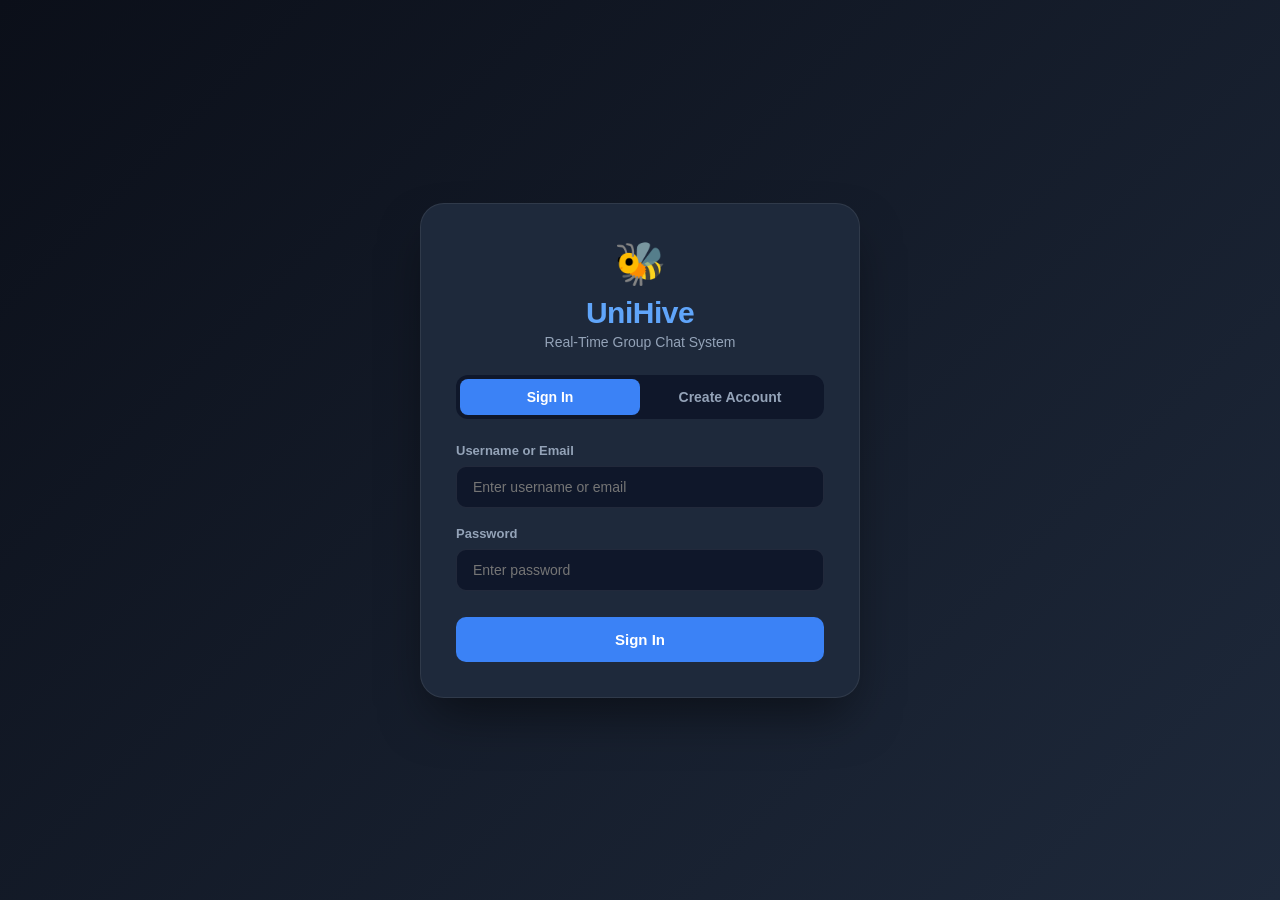
<file: frontend/login.html>
<!DOCTYPE html>
<html lang="en">
<head>
    <meta charset="UTF-8">
    <meta name="viewport" content="width=device-width, initial-scale=1.0">
    <title>UniHive - Login & Register</title>
    <link rel="stylesheet" href="style.css">
</head>
<body>

    <div class="login-container">
        <div class="login-card">
            <div class="brand">
                <div class="brand-logo">🐝</div>
                <h1>UniHive</h1>
                <p class="brand-tagline">Real-Time Group Chat System</p>
            </div>

            <!-- Tabs -->
            <div class="auth-tabs">
                <button id="tabLogin" class="tab-btn active">Sign In</button>
                <button id="tabRegister" class="tab-btn">Create Account</button>
            </div>

            <!-- Error Banner -->
            <div id="authError" class="auth-error" style="display: none;"></div>

            <!-- Login Form -->
            <form id="loginForm">
                <div class="form-group">
                    <label for="loginIdentifier">Username or Email</label>
                    <input
                        type="text"
                        id="loginIdentifier"
                        placeholder="Enter username or email"
                        required
                        autocomplete="username">
                </div>

                <div class="form-group">
                    <label for="loginPassword">Password</label>
                    <input
                        type="password"
                        id="loginPassword"
                        placeholder="Enter password"
                        required
                        autocomplete="current-password">
                </div>

                <button type="submit" class="primary-btn" id="loginSubmitBtn">
                    Sign In
                </button>
            </form>

            <!-- Register Form -->
            <form id="registerForm" style="display: none;">
                <div class="form-group">
                    <label for="regUsername">Username</label>
                    <input
                        type="text"
                        id="regUsername"
                        placeholder="Choose a username (3-30 chars)"
                        required
                        autocomplete="username">
                </div>

                <div class="form-group">
                    <label for="regEmail">Email Address</label>
                    <input
                        type="email"
                        id="regEmail"
                        placeholder="name@example.com"
                        required
                        autocomplete="email">
                </div>

                <div class="form-group">
                    <label for="regPassword">Password</label>
                    <input
                        type="password"
                        id="regPassword"
                        placeholder="At least 6 characters"
                        required
                        autocomplete="new-password">
                </div>

                <button type="submit" class="primary-btn" id="registerSubmitBtn">
                    Create Account
                </button>
            </form>
        </div>
    </div>

    <script src="config.js"></script>
    <script src="login.js"></script>
</body>
</html>
</file>
<file: frontend/style.css>
* {
    margin: 0;
    padding: 0;
    box-sizing: border-box;
    font-family: -apple-system, BlinkMacSystemFont, 'Segoe UI', Roboto, Oxygen, Ubuntu, Cantarell, sans-serif;
}

:root {
    --bg-dark: #0f172a;
    --card-bg: #1e293b;
    --card-hover: #273549;
    --primary: #3b82f6;
    --primary-hover: #2563eb;
    --danger: #ef4444;
    --danger-hover: #dc2626;
    --warning: #f59e0b;
    --warning-hover: #d97706;
    --secondary: #334155;
    --secondary-hover: #475569;
    --text-main: #f8fafc;
    --text-muted: #94a3b8;
    --border-color: rgba(255, 255, 255, 0.08);
}

body {
    height: 100vh;
    background: linear-gradient(135deg, #0b0f19 0%, #1e293b 100%);
    color: var(--text-main);
    overflow: hidden;
}

/* ============================================================
   APP CONTAINER & HEADER
   ============================================================ */
.app-container {
    height: 100vh;
    display: flex;
    flex-direction: column;
}

.app-header {
    height: 70px;
    display: flex;
    justify-content: space-between;
    align-items: center;
    padding: 0 30px;
    background: rgba(15, 23, 42, 0.95);
    border-bottom: 1px solid var(--border-color);
    backdrop-filter: blur(10px);
    z-index: 10;
}

.header-brand {
    display: flex;
    align-items: center;
    gap: 12px;
}

.header-logo {
    font-size: 28px;
}

.header-title {
    color: #60a5fa;
    font-size: 24px;
    font-weight: 700;
    letter-spacing: -0.5px;
}

.header-user-info {
    display: flex;
    align-items: center;
    gap: 16px;
}

.user-greeting {
    color: var(--text-muted);
    font-size: 14px;
}

.user-greeting strong {
    color: var(--text-main);
}

/* ============================================================
   BUTTONS & BADGES
   ============================================================ */
button {
    font-size: 14px;
    font-weight: 600;
    border-radius: 10px;
    border: none;
    cursor: pointer;
    transition: all 0.2s ease;
    display: inline-flex;
    align-items: center;
    justify-content: center;
}

button:disabled {
    opacity: 0.6;
    cursor: not-allowed;
}

.primary-btn {
    background: var(--primary);
    color: white;
    padding: 10px 20px;
}

.primary-btn:hover:not(:disabled) {
    background: var(--primary-hover);
    transform: translateY(-1px);
}

.secondary-btn {
    background: var(--secondary);
    color: var(--text-main);
    padding: 10px 18px;
}

.secondary-btn:hover:not(:disabled) {
    background: var(--secondary-hover);
}

.danger-btn {
    background: var(--danger);
    color: white;
    padding: 8px 16px;
}

.danger-btn:hover:not(:disabled) {
    background: var(--danger-hover);
}

.warning-btn {
    background: var(--warning);
    color: white;
    padding: 8px 16px;
}

.warning-btn:hover:not(:disabled) {
    background: var(--warning-hover);
}

.badge {
    padding: 4px 10px;
    border-radius: 20px;
    font-size: 12px;
    font-weight: 600;
}

.admin-badge {
    background: rgba(245, 158, 11, 0.2);
    color: #fcd34d;
    border: 1px solid rgba(245, 158, 11, 0.4);
}

/* ============================================================
   VIEW PANELS
   ============================================================ */
.view-panel {
    flex: 1;
    overflow-y: auto;
    position: relative;
}

/* ============================================================
   DASHBOARD VIEW
   ============================================================ */
#dashboardView {
    padding: 30px 40px;
    max-width: 1400px;
    margin: 0 auto;
    width: 100%;
}

.dashboard-toolbar {
    display: flex;
    justify-content: space-between;
    align-items: center;
    margin-bottom: 30px;
    flex-wrap: wrap;
    gap: 16px;
}

.toolbar-left h2 {
    font-size: 26px;
    font-weight: 700;
    color: #f1f5f9;
}

.section-desc {
    color: var(--text-muted);
    font-size: 14px;
    margin-top: 4px;
}

.toolbar-right {
    display: flex;
    gap: 12px;
    align-items: center;
}

.search-input {
    background: var(--card-bg);
    border: 1px solid var(--border-color);
    color: var(--text-main);
    padding: 10px 16px;
    border-radius: 10px;
    font-size: 14px;
    outline: none;
    width: 240px;
    transition: border-color 0.2s;
}

.search-input:focus {
    border-color: var(--primary);
}

.groups-grid {
    display: grid;
    grid-template-columns: repeat(auto-fill, minmax(320px, 1fr));
    gap: 20px;
}

.group-card {
    background: var(--card-bg);
    border: 1px solid var(--border-color);
    border-radius: 16px;
    padding: 24px;
    display: flex;
    flex-direction: column;
    justify-content: space-between;
    transition: transform 0.2s ease, border-color 0.2s ease, box-shadow 0.2s ease;
}

.group-card:hover {
    transform: translateY(-3px);
    border-color: rgba(96, 165, 250, 0.4);
    box-shadow: 0 10px 25px -5px rgba(0, 0, 0, 0.3);
}

.group-card-header {
    display: flex;
    justify-content: space-between;
    align-items: flex-start;
    margin-bottom: 12px;
}

.group-card-title {
    font-size: 20px;
    font-weight: 700;
    color: #60a5fa;
}

.group-card-desc {
    color: #cbd5e1;
    font-size: 14px;
    line-height: 1.5;
    margin-bottom: 20px;
    flex: 1;
}

.group-card-footer {
    display: flex;
    justify-content: space-between;
    align-items: center;
    border-top: 1px solid var(--border-color);
    padding-top: 16px;
}

.member-count-pill {
    color: var(--text-muted);
    font-size: 13px;
    font-weight: 500;
}

.card-action-btn {
    padding: 8px 18px;
    font-size: 13px;
    border-radius: 8px;
}

.open-chat-btn {
    background: var(--primary);
    color: white;
}

.open-chat-btn:hover {
    background: var(--primary-hover);
}

.join-group-btn {
    background: #10b981;
    color: white;
}

.join-group-btn:hover {
    background: #059669;
}

.loading-state, .empty-state {
    text-align: center;
    padding: 60px 20px;
    color: var(--text-muted);
}

.spinner {
    width: 36px;
    height: 36px;
    border: 3px solid rgba(255, 255, 255, 0.1);
    border-top-color: var(--primary);
    border-radius: 50%;
    animation: spin 0.8s linear infinite;
    margin: 0 auto 16px;
}

@keyframes spin {
    to { transform: rotate(360deg); }
}

/* ============================================================
   GROUP CHAT VIEW
   ============================================================ */
#chatView {
    display: flex;
    flex-direction: column;
    height: calc(100vh - 70px);
}

.chat-header {
    height: 75px;
    padding: 0 25px;
    background: rgba(15, 23, 42, 0.8);
    border-bottom: 1px solid var(--border-color);
    display: flex;
    justify-content: space-between;
    align-items: center;
    flex-shrink: 0;
}

.chat-header-left {
    display: flex;
    align-items: center;
    gap: 20px;
}

.chat-title-row {
    display: flex;
    align-items: center;
    gap: 12px;
}

.chat-title-row h2 {
    font-size: 20px;
    color: #60a5fa;
    font-weight: 700;
}

.chat-meta {
    font-size: 13px;
    color: var(--text-muted);
    margin-top: 3px;
}

.online-indicator {
    color: #4ade80;
    font-weight: 600;
}

.chat-header-actions {
    display: flex;
    gap: 10px;
}

.chat-body {
    flex: 1;
    display: flex;
    overflow: hidden;
}

.chat-conversation {
    flex: 1;
    display: flex;
    flex-direction: column;
    background: #0f172a;
}

.messages-container {
    flex: 1;
    overflow-y: auto;
    padding: 25px 30px;
    display: flex;
    flex-direction: column;
    gap: 16px;
}

.chat-loading, .chat-empty, .chat-error {
    text-align: center;
    margin: auto;
    color: var(--text-muted);
    font-size: 15px;
}

.my-message {
    display: flex;
    flex-direction: column;
    align-items: flex-end;
}

.other-message {
    display: flex;
    flex-direction: column;
    align-items: flex-start;
}

.message-header {
    font-size: 12px;
    color: var(--text-muted);
    margin-bottom: 4px;
    display: flex;
    gap: 6px;
}

.message-bubble {
    background: #2563eb;
    color: white;
    padding: 12px 18px;
    border-radius: 18px 18px 2px 18px;
    max-width: 550px;
    word-break: break-word;
    box-shadow: 0 2px 8px rgba(0, 0, 0, 0.2);
    font-size: 15px;
    line-height: 1.45;
}

.other-bubble {
    background: #1e293b;
    color: #f1f5f9;
    padding: 12px 18px;
    border-radius: 18px 18px 18px 2px;
    max-width: 550px;
    word-break: break-word;
    border: 1px solid var(--border-color);
    box-shadow: 0 2px 8px rgba(0, 0, 0, 0.15);
    font-size: 15px;
    line-height: 1.45;
}

.message-input-bar {
    display: flex;
    gap: 12px;
    padding: 16px 25px;
    background: rgba(15, 23, 42, 0.95);
    border-top: 1px solid var(--border-color);
    flex-shrink: 0;
}

.message-input-bar input {
    flex: 1;
    background: var(--card-bg);
    border: 1px solid var(--border-color);
    border-radius: 12px;
    padding: 14px 18px;
    color: var(--text-main);
    font-size: 15px;
    outline: none;
    transition: border-color 0.2s;
}

.message-input-bar input:focus {
    border-color: var(--primary);
}

.message-input-bar button {
    padding: 12px 28px;
    font-size: 15px;
}

.chat-sidebar {
    width: 280px;
    background: #0d1322;
    border-left: 1px solid var(--border-color);
    display: flex;
    flex-direction: column;
}

.sidebar-header {
    padding: 18px 20px;
    border-bottom: 1px solid var(--border-color);
}

.sidebar-header h3 {
    font-size: 15px;
    color: var(--text-muted);
    text-transform: uppercase;
    letter-spacing: 0.5px;
    font-weight: 700;
}

.sidebar-members-list {
    flex: 1;
    overflow-y: auto;
    padding: 14px;
}

.sidebar-member-item {
    display: flex;
    align-items: center;
    gap: 10px;
    padding: 10px 12px;
    border-radius: 8px;
    font-size: 14px;
    color: #e2e8f0;
    transition: background 0.15s;
}

.sidebar-member-item:hover {
    background: rgba(255, 255, 255, 0.04);
}

.member-dot {
    width: 9px;
    height: 9px;
    border-radius: 50%;
    flex-shrink: 0;
}

.dot-online {
    background: #4ade80;
    box-shadow: 0 0 8px rgba(74, 222, 128, 0.6);
}

.dot-offline {
    background: #64748b;
}

.sidebar-member-item small {
    color: var(--text-muted);
    font-size: 12px;
}

/* ============================================================
   MODAL DIALOG
   ============================================================ */
.modal-overlay {
    position: fixed;
    top: 0;
    left: 0;
    right: 0;
    bottom: 0;
    background: rgba(0, 0, 0, 0.7);
    backdrop-filter: blur(4px);
    display: flex;
    align-items: center;
    justify-content: center;
    z-index: 100;
}

.modal-card {
    background: #1e293b;
    border: 1px solid var(--border-color);
    border-radius: 20px;
    width: 480px;
    max-width: 90%;
    padding: 30px;
    box-shadow: 0 20px 40px rgba(0, 0, 0, 0.5);
}

.modal-header {
    display: flex;
    justify-content: space-between;
    align-items: center;
    margin-bottom: 20px;
}

.modal-header h3 {
    font-size: 20px;
    color: #60a5fa;
    font-weight: 700;
}

.modal-close {
    background: none;
    border: none;
    color: var(--text-muted);
    font-size: 28px;
    cursor: pointer;
    line-height: 1;
}

.modal-close:hover {
    color: var(--text-main);
}

.form-group {
    margin-bottom: 18px;
}

.form-group label {
    display: block;
    font-size: 13px;
    font-weight: 600;
    color: var(--text-muted);
    margin-bottom: 8px;
}

.form-group input, .form-group textarea {
    width: 100%;
    background: #0f172a;
    border: 1px solid var(--border-color);
    border-radius: 10px;
    padding: 12px 16px;
    color: var(--text-main);
    font-size: 14px;
    outline: none;
    transition: border-color 0.2s;
}

.form-group input:focus, .form-group textarea:focus {
    border-color: var(--primary);
}

.modal-actions {
    display: flex;
    justify-content: flex-end;
    gap: 12px;
    margin-top: 24px;
}

/* ============================================================
   AUTH / LOGIN PAGE
   ============================================================ */
.login-container {
    height: 100vh;
    display: flex;
    justify-content: center;
    align-items: center;
    padding: 20px;
}

.login-card {
    width: 440px;
    max-width: 100%;
    background: #1e293b;
    border: 1px solid var(--border-color);
    padding: 35px;
    border-radius: 24px;
    box-shadow: 0 25px 50px -12px rgba(0, 0, 0, 0.5);
}

.brand {
    text-align: center;
    margin-bottom: 25px;
}

.brand-logo {
    font-size: 42px;
    margin-bottom: 8px;
}

.brand h1 {
    color: #60a5fa;
    font-size: 30px;
    font-weight: 800;
    letter-spacing: -0.5px;
}

.brand-tagline {
    color: var(--text-muted);
    font-size: 14px;
    margin-top: 4px;
}

.auth-tabs {
    display: flex;
    background: #0f172a;
    border-radius: 12px;
    padding: 4px;
    margin-bottom: 24px;
}

.tab-btn {
    flex: 1;
    background: transparent;
    color: var(--text-muted);
    padding: 10px;
    border-radius: 8px;
    font-size: 14px;
    font-weight: 600;
    transition: all 0.2s;
}

.tab-btn.active {
    background: var(--primary);
    color: white;
}

.auth-error {
    background: rgba(239, 68, 68, 0.15);
    border: 1px solid rgba(239, 68, 68, 0.4);
    color: #fca5a5;
    padding: 12px 16px;
    border-radius: 10px;
    font-size: 13px;
    margin-bottom: 20px;
    line-height: 1.4;
}

.login-card .primary-btn {
    width: 100%;
    padding: 14px;
    font-size: 15px;
    margin-top: 8px;
}

/* ============================================================
   MOBILE RESPONSIVENESS
   ============================================================ */
@media screen and (max-width: 768px) {
    .app-header {
        padding: 0 16px;
        height: 60px;
    }

    .header-title {
        font-size: 20px;
    }

    #dashboardView {
        padding: 20px 16px;
    }

    .dashboard-toolbar {
        flex-direction: column;
        align-items: stretch;
    }

    .toolbar-right {
        flex-direction: column;
    }

    .search-input {
        width: 100%;
    }

    .toolbar-right button {
        width: 100%;
    }

    .chat-sidebar {
        display: none !important;
    }

    .chat-header {
        padding: 0 16px;
        height: 70px;
    }

    .chat-title-row h2 {
        font-size: 16px;
    }

    .chat-meta {
        font-size: 11px;
    }

    .messages-container {
        padding: 16px;
    }

    .message-bubble, .other-bubble {
        max-width: 85%;
        font-size: 14px;
    }

    .message-input-bar {
        padding: 12px 16px;
    }
}
</file>
<file: src/main/resources/static/style.css>
/* ==========================================================================
   UniHive Design System & Layout
   Professional Modern Community Platform UI/UX
   Palette: Rich Obsidian, Deep Navy, Slate, Off-White, Indigo Accent
   ========================================================================== */

:root {
    /* Color Palette - Elegant Graphite Theme */
    --bg-base: #0c0d10;
    --bg-sidebar: #121418;
    --bg-chat: #0c0d10;
    --bg-surface: #181a1f;
    --bg-surface-elevated: #1e2128;
    --bg-surface-hover: #262932;
    --bg-surface-active: #2e323d;
    --bg-input: #08090b;

    /* Borders */
    --border-subtle: rgba(255, 255, 255, 0.05);
    --border-default: rgba(255, 255, 255, 0.1);
    --border-hover: rgba(255, 255, 255, 0.15);
    --border-focus: #3b82f6;

    /* Typography */
    --text-primary: #f3f4f6;
    --text-secondary: #9ca3af;
    --text-muted: #6b7280;
    --text-inverse: #ffffff;

    /* Accent & Brand Colors */
    --accent: #3b82f6;
    --accent-hover: #2563eb;
    --accent-subtle: rgba(59, 130, 246, 0.12);
    --accent-glow: rgba(59, 130, 246, 0.25);
    --accent-bubble: #2563eb;

    /* Status & Assessment */
    --status-online: #10b981;
    --status-offline: #64748b;
    --assessment-true: #10b981;
    --assessment-true-bg: rgba(16, 185, 129, 0.12);
    --assessment-false: #f43f5e;
    --assessment-false-bg: rgba(244, 63, 94, 0.12);

    /* Feedback & Utility */
    --danger: #ef4444;
    --danger-hover: #dc2626;
    --danger-subtle: rgba(239, 68, 68, 0.12);
    --warning: #f59e0b;
    --warning-subtle: rgba(245, 158, 11, 0.12);
    --success: #10b981;
    --success-subtle: rgba(16, 185, 129, 0.12);

    /* Shadows & Radii */
    --shadow-sm: 0 1px 2px rgba(0, 0, 0, 0.3);
    --shadow-md: 0 4px 14px rgba(0, 0, 0, 0.4);
    --shadow-lg: 0 12px 36px rgba(0, 0, 0, 0.55);
    --shadow-glow: 0 0 20px rgba(99, 102, 241, 0.15);

    --radius-sm: 6px;
    --radius-md: 10px;
    --radius-lg: 14px;
    --radius-xl: 18px;
    --radius-full: 9999px;

    --transition-fast: 0.15s cubic-bezier(0.4, 0, 0.2, 1);
    --transition-normal: 0.25s cubic-bezier(0.4, 0, 0.2, 1);
}

/* ==========================================================================
   GLOBAL RESET & UNIVERSAL BUTTON RESET
   Eliminates browser user-agent white beveled button rectangles completely!
   ========================================================================== */

*, *::before, *::after {
    margin: 0;
    padding: 0;
    box-sizing: border-box;
    font-family: -apple-system, BlinkMacSystemFont, "Segoe UI", Roboto, "Inter", Oxygen, Ubuntu, Cantarell, "Helvetica Neue", sans-serif;
    -webkit-font-smoothing: antialiased;
    -moz-osx-font-smoothing: grayscale;
}

button {
    background: none;
    border: none;
    color: inherit;
    font: inherit;
    cursor: pointer;
    outline: none;
    padding: 0;
    margin: 0;
    box-sizing: border-box;
    display: inline-flex;
    align-items: center;
    justify-content: center;
    text-decoration: none;
    -webkit-tap-highlight-color: transparent;
    user-select: none;
}

button:focus-visible,
a:focus-visible,
input:focus-visible,
select:focus-visible,
.verify-btn:focus-visible,
.social-action-btn:focus-visible {
    outline: 2px solid rgba(59, 130, 246, 0.5);
    outline-offset: 2px;
}

button:disabled {
    cursor: not-allowed;
    opacity: 0.55;
}

input, textarea, select {
    font: inherit;
    color: inherit;
    outline: none;
    background: none;
    border: none;
}

a {
    color: var(--accent);
    text-decoration: none;
}

a:hover {
    text-decoration: underline;
}

body {
    background-color: var(--bg-base);
    color: var(--text-primary);
    height: 100vh;
    overflow: hidden;
}

/* Custom Scrollbars */
::-webkit-scrollbar {
    width: 6px;
    height: 6px;
}

::-webkit-scrollbar-track {
    background: transparent;
}

::-webkit-scrollbar-thumb {
    background: rgba(255, 255, 255, 0.14);
    border-radius: var(--radius-full);
}

::-webkit-scrollbar-thumb:hover {
    background: rgba(255, 255, 255, 0.26);
}

/* ==========================================================================
   MESSENGER THREE-PANE LAYOUT
   ========================================================================== */

.messenger-layout {
    display: flex;
    width: 100vw;
    height: 100vh;
    overflow: hidden;
    position: relative;
    background-color: var(--bg-base);
}

/* ==========================================================================
   LEFT SIDEBAR: Communities & Conversations List
   ========================================================================== */

.sidebar-pane {
    width: 280px;
    min-width: 280px;
    max-width: 280px;
    height: 100%;
    background-color: var(--bg-sidebar);
    border-right: 1px solid var(--border-subtle);
    display: flex;
    flex-direction: column;
    flex-shrink: 0;
    z-index: 20;
    transition: width 0.2s cubic-bezier(0.4, 0, 0.2, 1), min-width 0.2s cubic-bezier(0.4, 0, 0.2, 1), max-width 0.2s cubic-bezier(0.4, 0, 0.2, 1);
    overflow: hidden;
    position: relative;
}

/* Sidebar Top Bar (Header when open, Rail top when collapsed) */
.sidebar-top-bar {
    display: flex;
    align-items: center;
    justify-content: space-between;
    padding: 12px 14px;
    border-bottom: 1px solid var(--border-subtle);
    background-color: var(--bg-sidebar);
    flex-shrink: 0;
}

.brand-block {
    display: flex;
    align-items: center;
    gap: 10px;
    min-width: 0;
}

.brand-icon {
    display: flex;
    align-items: center;
    justify-content: center;
    width: 32px;
    height: 32px;
    border-radius: var(--radius-md);
    background: linear-gradient(135deg, var(--accent) 0%, #1d4ed8 100%);
    color: var(--text-inverse);
    box-shadow: 0 2px 6px var(--accent-glow);
    flex-shrink: 0;
}

.brand-name {
    font-size: 1.1rem;
    font-weight: 700;
    letter-spacing: -0.02em;
    color: var(--text-primary);
    white-space: nowrap;
}

.sidebar-top-actions {
    display: flex;
    align-items: center;
    gap: 4px;
    flex-shrink: 0;
}

.app-menu-wrapper {
    position: relative;
}

.sidebar-rail-items {
    display: none;
}

.sidebar-full-content {
    display: flex;
    flex-direction: column;
    flex: 1;
    min-height: 0;
    overflow: hidden;
}

.user-avatar-badge {
    width: 32px;
    height: 32px;
    border-radius: var(--radius-full);
    background: linear-gradient(135deg, #3b82f6 0%, #1d4ed8 100%);
    color: var(--text-inverse);
    display: flex;
    align-items: center;
    justify-content: center;
    font-size: 0.85rem;
    font-weight: 600;
    box-shadow: var(--shadow-sm);
    flex-shrink: 0;
}

.dropdown-user-info {
    display: flex;
    flex-direction: column;
    min-width: 0;
}

.dropdown-user-info strong {
    font-size: 0.85rem;
    color: var(--text-primary);
    white-space: nowrap;
    overflow: hidden;
    text-overflow: ellipsis;
}

.dropdown-user-info small {
    font-size: 0.75rem;
    color: var(--text-muted);
    white-space: nowrap;
    overflow: hidden;
    text-overflow: ellipsis;
}

/* Icon Buttons */
.icon-btn {
    width: 34px;
    height: 34px;
    border-radius: var(--radius-md);
    color: var(--text-secondary);
    transition: all var(--transition-fast);
}

.icon-btn:hover {
    color: var(--text-primary);
    background-color: var(--bg-surface-hover);
}

/* Dropdown Menus */
.dropdown-menu {
    position: absolute;
    top: calc(100% + 6px);
    right: 0;
    min-width: 200px;
    background-color: var(--bg-surface-elevated);
    border: 1px solid var(--border-default);
    border-radius: var(--radius-md);
    box-shadow: var(--shadow-lg);
    padding: 6px;
    z-index: 100;
    animation: fadeInMenu 0.15s ease-out;
}

@keyframes fadeInMenu {
    from { opacity: 0; transform: translateY(-4px); }
    to { opacity: 1; transform: translateY(0); }
}

.dropdown-header {
    padding: 8px 12px;
    display: flex;
    flex-direction: column;
}

.dropdown-header strong {
    font-size: 0.85rem;
    color: var(--text-primary);
}

.dropdown-header small {
    font-size: 0.75rem;
    color: var(--text-muted);
}

.dropdown-divider {
    height: 1px;
    background-color: var(--border-subtle);
    margin: 4px 0;
}

.dropdown-item {
    width: 100%;
    display: flex;
    align-items: center;
    gap: 10px;
    padding: 8px 12px;
    font-size: 0.82rem;
    font-weight: 500;
    color: var(--text-secondary);
    border-radius: var(--radius-sm);
    transition: all var(--transition-fast);
    justify-content: flex-start;
}

.dropdown-item:hover {
    color: var(--text-primary);
    background-color: var(--bg-surface-hover);
}

.dropdown-item.danger-item:hover {
    color: var(--danger);
    background-color: var(--danger-subtle);
}

.dropdown-item.warning-item:hover {
    color: var(--warning);
    background-color: var(--warning-subtle);
}

.dropdown-item-badge {
    margin-left: auto;
    background-color: var(--danger);
    color: var(--text-inverse);
    font-size: 0.68rem;
    font-weight: 700;
    padding: 1px 6px;
    border-radius: var(--radius-full);
}

/* Sidebar Action Buttons */
.sidebar-actions-bar {
    display: flex;
    gap: 8px;
    padding: 12px 18px;
    border-bottom: 1px solid var(--border-subtle);
}

.action-btn {
    flex: 1;
    display: inline-flex;
    align-items: center;
    justify-content: center;
    gap: 6px;
    padding: 8px 12px;
    border-radius: var(--radius-md);
    font-size: 0.82rem;
    font-weight: 600;
    transition: all var(--transition-fast);
}

.primary-action-btn {
    background-color: var(--accent);
    color: var(--text-inverse);
}

.primary-action-btn:hover {
    background-color: var(--accent-hover);
    box-shadow: 0 2px 10px var(--accent-glow);
}

.secondary-action-btn {
    background-color: var(--bg-surface);
    color: var(--text-secondary);
    border: 1px solid var(--border-subtle);
}

.secondary-action-btn:hover {
    background-color: var(--bg-surface-hover);
    color: var(--text-primary);
    border-color: var(--border-default);
}

/* Sidebar Search Box */
.sidebar-search-box {
    padding: 10px 18px;
}

.search-input-wrapper {
    position: relative;
    display: flex;
    align-items: center;
    background-color: var(--bg-input);
    border: 1px solid var(--border-subtle);
    border-radius: var(--radius-md);
    padding: 0 12px;
    transition: all var(--transition-fast);
}

.search-input-wrapper:focus-within {
    border-color: var(--accent);
    box-shadow: 0 0 0 2px var(--accent-subtle);
}

.search-icon {
    color: var(--text-muted);
    flex-shrink: 0;
    margin-right: 8px;
}

.search-input-wrapper input {
    width: 100%;
    padding: 8px 0;
    font-size: 0.82rem;
    color: var(--text-primary);
}

.search-input-wrapper input::placeholder {
    color: var(--text-muted);
}

.clear-search-btn {
    color: var(--text-muted);
    font-size: 1.1rem;
    padding: 0 4px;
    cursor: pointer;
}

.clear-search-btn:hover {
    color: var(--text-primary);
}

/* Sidebar Navigation Tabs */
.sidebar-nav-tabs {
    display: flex;
    border-bottom: 1px solid var(--border-subtle);
    padding: 0 18px;
    gap: 8px;
}

.nav-tab {
    flex: 1;
    display: flex;
    align-items: center;
    justify-content: center;
    gap: 6px;
    padding: 10px 0;
    font-size: 0.82rem;
    font-weight: 600;
    color: var(--text-muted);
    border-bottom: 2px solid transparent;
    transition: all var(--transition-fast);
}

.nav-tab:hover {
    color: var(--text-secondary);
}

.nav-tab.active {
    color: var(--accent);
    border-bottom-color: var(--accent);
}

.tab-counter {
    font-size: 0.7rem;
    padding: 1px 6px;
    border-radius: var(--radius-full);
    background-color: var(--bg-surface);
    color: var(--text-muted);
}

.nav-tab.active .tab-counter {
    background-color: var(--accent-subtle);
    color: var(--accent);
}

/* Discover Filter Row */
.discover-filter-row {
    display: flex;
    gap: 6px;
    padding: 8px 18px;
    border-bottom: 1px solid var(--border-subtle);
}

.filter-pill {
    padding: 4px 10px;
    border-radius: var(--radius-full);
    font-size: 0.74rem;
    font-weight: 500;
    color: var(--text-muted);
    background-color: var(--bg-surface);
    border: 1px solid var(--border-subtle);
    transition: all var(--transition-fast);
}

.filter-pill:hover {
    color: var(--text-primary);
    background-color: var(--bg-surface-hover);
}

.filter-pill.active {
    color: var(--accent);
    background-color: var(--accent-subtle);
    border-color: var(--accent);
}

/* Group List */
.sidebar-group-list-wrapper {
    flex: 1;
    overflow-y: auto;
    display: flex;
    flex-direction: column;
}

.list-placeholder-state {
    display: flex;
    flex-direction: column;
    align-items: center;
    justify-content: center;
    gap: 12px;
    padding: 40px 20px;
    color: var(--text-muted);
    font-size: 0.85rem;
    text-align: center;
}

.loading-spinner {
    width: 22px;
    height: 22px;
    border: 2px solid var(--border-subtle);
    border-top-color: var(--accent);
    border-radius: 50%;
    animation: spin 0.8s linear infinite;
}

.small-spinner {
    width: 16px;
    height: 16px;
}

@keyframes spin {
    to { transform: rotate(360deg); }
}

.groups-list {
    display: flex;
    flex-direction: column;
}

.group-item {
    display: flex;
    align-items: center;
    gap: 12px;
    padding: 10px 12px;
    margin: 3px 8px;
    border-radius: 12px;
    border: 1px solid transparent;
    cursor: pointer;
    transition: all 0.16s ease;
    background-color: transparent;
}

.group-item:hover {
    background-color: rgba(255, 255, 255, 0.05);
}

.group-item.active {
    background-color: rgba(59, 130, 246, 0.14);
    border-color: rgba(59, 130, 246, 0.32);
}

.group-item-avatar {
    width: 44px;
    height: 44px;
    min-width: 44px;
    border-radius: 12px;
    background: linear-gradient(135deg, #1e293b 0%, #0f172a 100%);
    border: 1px solid rgba(255, 255, 255, 0.1);
    color: var(--text-inverse);
    display: flex;
    align-items: center;
    justify-content: center;
    font-weight: 700;
    font-size: 1rem;
    flex-shrink: 0;
    overflow: hidden;
    box-shadow: 0 2px 6px rgba(0, 0, 0, 0.25);
}

.group-item-avatar svg,
.group-item-avatar img {
    width: 100%;
    height: 100%;
    object-fit: cover;
    display: block;
}

.group-item-content {
    flex: 1;
    min-width: 0;
    display: flex;
    flex-direction: column;
    justify-content: center;
    gap: 3px;
}

.group-item-name {
    font-size: 0.92rem;
    font-weight: 600;
    color: var(--text-primary);
    white-space: nowrap;
    overflow: hidden;
    text-overflow: ellipsis;
    line-height: 1.3;
    letter-spacing: -0.01em;
}

.group-item.active .group-item-name {
    color: #60a5fa;
}

.group-item-summary {
    font-size: 0.77rem;
    color: var(--text-muted);
    white-space: nowrap;
    overflow: hidden;
    text-overflow: ellipsis;
    line-height: 1.35;
}

/* Discover Group Item - Clean & Compact */
.discover-group-item {
    display: flex;
    align-items: center;
    gap: 12px;
    padding: 10px 12px;
    margin: 3px 8px;
    border-radius: 12px;
    background-color: transparent;
    border: 1px solid transparent;
    transition: all 0.16s ease;
}

.discover-group-item:hover {
    background-color: rgba(255, 255, 255, 0.05);
}

.discover-item-main {
    display: flex;
    align-items: center;
    gap: 12px;
    width: 100%;
}

.discover-item-info {
    flex: 1;
    min-width: 0;
    display: flex;
    flex-direction: column;
    gap: 3px;
}

.discover-item-name {
    font-size: 0.92rem;
    font-weight: 600;
    color: var(--text-primary);
    white-space: nowrap;
    overflow: hidden;
    text-overflow: ellipsis;
    line-height: 1.3;
    margin: 0;
}

.discover-item-summary {
    font-size: 0.77rem;
    color: var(--text-muted);
    white-space: nowrap;
    overflow: hidden;
    text-overflow: ellipsis;
    line-height: 1.35;
    margin: 0;
}

.discover-item-actions {
    display: flex;
    align-items: center;
    gap: 6px;
    flex-shrink: 0;
}

.discover-item-actions .join-action-btn {
    padding: 6px 14px;
    font-size: 0.76rem;
    font-weight: 600;
    border-radius: 8px;
    cursor: pointer;
    transition: all 0.16s ease;
    border: none;
}

.discover-item-actions .join-action-btn.primary {
    background: linear-gradient(135deg, #3b82f6 0%, #2563eb 100%);
    color: #fff;
    box-shadow: 0 2px 6px rgba(59, 130, 246, 0.3);
}

.discover-item-actions .join-action-btn.primary:hover {
    filter: brightness(1.1);
    transform: scale(1.03);
}

.discover-item-actions .join-action-btn.outline {
    background: transparent;
    border: 1px solid rgba(255, 255, 255, 0.2);
    color: var(--text-primary);
}

.discover-item-actions .join-action-btn.outline:hover {
    border-color: rgba(255, 255, 255, 0.4);
    background: rgba(255, 255, 255, 0.06);
}

.discover-item-actions .join-action-btn.pending {
    background-color: var(--bg-surface);
    color: var(--warning);
    border: 1px solid var(--warning);
}

/* ============================================================
   CENTER: Main Messaging & Community Feed Pane
   ============================================================ */

.main-chat-pane {
    flex: 1;
    height: 100%;
    display: flex;
    flex-direction: column;
    background-color: var(--bg-base);
    overflow: hidden;
    position: relative;
}

/* Empty Conversation State */
.empty-conversation-state {
    flex: 1;
    display: flex;
    align-items: center;
    justify-content: center;
    padding: 32px;
}

.empty-state-content {
    max-width: 440px;
    text-align: center;
    display: flex;
    flex-direction: column;
    align-items: center;
    gap: 14px;
}

.empty-hero-icon {
    width: 72px;
    height: 72px;
    border-radius: var(--radius-xl);
    background-color: var(--bg-surface);
    border: 1px solid var(--border-subtle);
    display: flex;
    align-items: center;
    justify-content: center;
    color: var(--accent);
    box-shadow: var(--shadow-md);
}

.empty-state-content h2 {
    font-size: 1.35rem;
    font-weight: 700;
    color: var(--text-primary);
}

.empty-state-content p {
    font-size: 0.88rem;
    color: var(--text-secondary);
    line-height: 1.55;
}

.empty-state-hints {
    font-size: 0.78rem;
    color: var(--text-muted);
    background-color: var(--bg-surface);
    border: 1px solid var(--border-subtle);
    border-radius: var(--radius-md);
    padding: 8px 14px;
}

/* Active Chat Container */
.active-chat-container {
    flex: 1;
    display: flex;
    flex-direction: column;
    height: 100%;
    overflow: hidden;
}

/* Chat Header / Navbar */
.chat-navbar {
    height: 60px;
    display: flex;
    align-items: center;
    justify-content: space-between;
    padding: 0 20px;
    background-color: var(--bg-sidebar);
    border-bottom: 1px solid var(--border-subtle);
    flex-shrink: 0;
    z-index: 5;
}

.navbar-left {
    display: flex;
    align-items: center;
    gap: 12px;
}

.mobile-back-btn {
    display: none;
}

.chat-header-avatar {
    width: 38px;
    height: 38px;
    border-radius: var(--radius-md);
    background: linear-gradient(135deg, #3b82f6 0%, #1d4ed8 100%);
    color: var(--text-inverse);
    display: flex;
    align-items: center;
    justify-content: center;
    font-weight: 700;
    font-size: 0.95rem;
}

.chat-header-details {
    display: flex;
    flex-direction: column;
    gap: 2px;
}

.chat-header-title-line {
    display: flex;
    align-items: center;
    gap: 8px;
}

.chat-title {
    font-size: 0.95rem;
    font-weight: 700;
    color: var(--text-primary);
}

.privacy-tag {
    display: inline-flex;
    align-items: center;
    gap: 4px;
    font-size: 0.68rem;
    font-weight: 600;
    color: var(--text-muted);
    background-color: var(--bg-surface);
    padding: 2px 7px;
    border-radius: var(--radius-full);
    border: 1px solid var(--border-subtle);
}

.chat-header-subtext {
    display: flex;
    align-items: center;
    gap: 6px;
    font-size: 0.73rem;
    color: var(--text-muted);
}

.subtext-separator {
    color: var(--border-default);
}

.presence-badge {
    display: flex;
    align-items: center;
    gap: 4px;
    color: var(--status-online);
}

.presence-dot {
    width: 5px;
    height: 5px;
    border-radius: var(--radius-full);
    background-color: var(--status-online);
}

.navbar-right {
    display: flex;
    align-items: center;
    gap: 6px;
}

.group-menu-wrapper {
    position: relative;
}

.menu-alert-dot {
    position: absolute;
    top: 6px;
    right: 6px;
    width: 7px;
    height: 7px;
    border-radius: 50%;
    background-color: var(--danger);
}

/* ==========================================================================
   COMMUNITY NAVIGATION TABS (General Chat vs Community Posts)
   Sleek indicator line, consistent visual hierarchy
   ========================================================================== */

.community-nav-tabs {
    display: flex;
    align-items: center;
    gap: 6px;
    padding: 0 20px;
    background-color: var(--bg-sidebar);
    border-bottom: 1px solid var(--border-subtle);
    flex-shrink: 0;
}

.community-tab {
    display: inline-flex;
    align-items: center;
    gap: 7px;
    padding: 10px 14px;
    font-size: 0.82rem;
    font-weight: 600;
    color: var(--text-muted);
    border-bottom: 2px solid transparent;
    transition: all var(--transition-fast);
    position: relative;
}

.community-tab:hover {
    color: var(--text-secondary);
}

.community-tab.active {
    color: var(--text-primary);
    border-bottom-color: var(--accent);
}

.tab-notify-dot {
    width: 6px;
    height: 6px;
    border-radius: 50%;
    background-color: var(--accent);
    box-shadow: 0 0 6px var(--accent);
}

.community-tab-pane {
    flex: 1;
    display: flex;
    flex-direction: column;
    overflow: hidden;
    height: 100%;
}

/* ==========================================================================
   1. GENERAL CHAT STREAM & COMPOSER
   ========================================================================== */

.chat-stream-wrapper {
    flex: 1;
    overflow-y: auto;
    padding: 16px 20px;
    display: flex;
    flex-direction: column;
}

.messages-stream {
    display: flex;
    flex-direction: column;
    gap: 4px;
    margin-top: auto;
}

.message-row {
    display: flex;
    align-items: flex-end;
    gap: 10px;
    max-width: 78%;
    position: relative;
    animation: fadeInMsg 0.15s ease-out;
}

.message-row.group-first {
    margin-top: 14px;
}

.message-row.grouped {
    margin-top: 2px;
}

.message-row.other {
    align-self: flex-start;
}

.message-row.mine {
    align-self: flex-end;
    flex-direction: row-reverse;
}

/* User Avatars beside message */
.msg-avatar {
    width: 32px;
    height: 32px;
    min-width: 32px;
    border-radius: 50%;
    background: linear-gradient(135deg, #3b82f6 0%, #1d4ed8 100%);
    color: #fff;
    font-size: 0.78rem;
    font-weight: 700;
    display: flex;
    align-items: center;
    justify-content: center;
    flex-shrink: 0;
    box-shadow: 0 2px 6px rgba(0, 0, 0, 0.25);
    margin-bottom: 2px;
    user-select: none;
}

.msg-avatar-spacer {
    width: 32px;
    min-width: 32px;
    flex-shrink: 0;
}

/* Message Bubble */
.message-bubble {
    display: flex;
    flex-direction: column;
    padding: 10px 14px;
    border-radius: 16px;
    background-color: #1a2233;
    border: 1px solid rgba(255, 255, 255, 0.07);
    color: var(--text-primary);
    box-shadow: 0 2px 8px rgba(0, 0, 0, 0.15);
    word-break: break-word;
    position: relative;
    max-width: 100%;
    transition: box-shadow 0.15s ease;
}

.message-row.other.group-first .message-bubble {
    border-bottom-left-radius: 4px;
}

.message-row.other.grouped .message-bubble {
    border-top-left-radius: 6px;
    border-bottom-left-radius: 4px;
}

.message-row.mine .message-bubble {
    background: linear-gradient(135deg, #2563eb 0%, #1d4ed8 100%);
    border-color: rgba(255, 255, 255, 0.12);
    color: #ffffff;
    box-shadow: 0 2px 10px rgba(37, 99, 235, 0.22);
}

.message-row.mine.group-first .message-bubble {
    border-bottom-right-radius: 4px;
}

.message-row.mine.grouped .message-bubble {
    border-top-right-radius: 6px;
    border-bottom-right-radius: 4px;
}

.message-sender {
    font-size: 0.75rem;
    font-weight: 700;
    color: #60a5fa;
    margin-bottom: 3px;
    letter-spacing: 0.01em;
}

.message-row.mine .message-sender {
    display: none;
}

.message-text {
    font-size: 0.88rem;
    line-height: 1.45;
    letter-spacing: -0.005em;
}

/* Reply quote inside bubble */
.message-reply-quote {
    display: flex;
    flex-direction: column;
    background: rgba(0, 0, 0, 0.25);
    border-left: 3px solid #60a5fa;
    border-radius: 6px;
    padding: 4px 8px;
    margin-bottom: 6px;
    font-size: 0.76rem;
}

.message-reply-quote .reply-quote-sender {
    font-weight: 600;
    color: #93c5fd;
    font-size: 0.72rem;
}

.message-reply-quote .reply-quote-text {
    color: rgba(255, 255, 255, 0.75);
    white-space: nowrap;
    overflow: hidden;
    text-overflow: ellipsis;
}

/* Hover Action Toolbar on message */
.msg-hover-actions {
    position: absolute;
    top: -16px;
    display: none;
    align-items: center;
    gap: 2px;
    background: #1e293b;
    border: 1px solid rgba(255, 255, 255, 0.12);
    border-radius: 20px;
    padding: 2px 6px;
    box-shadow: 0 4px 12px rgba(0, 0, 0, 0.35);
    z-index: 10;
    animation: fadeInMsg 0.12s ease;
}

.message-row.other .msg-hover-actions {
    right: 8px;
}

.message-row.mine .msg-hover-actions {
    left: 8px;
}

.message-row:hover .msg-hover-actions {
    display: flex;
}

.hover-action-btn {
    background: transparent;
    border: none;
    cursor: pointer;
    font-size: 0.82rem;
    padding: 3px 6px;
    border-radius: 6px;
    display: flex;
    align-items: center;
    justify-content: center;
    color: var(--text-muted);
    transition: all 0.12s ease;
}

.hover-action-btn:hover {
    background: rgba(255, 255, 255, 0.1);
    transform: scale(1.15);
    color: #fff;
}

/* Reactions on Message */
.message-reactions {
    display: flex;
    flex-wrap: wrap;
    gap: 4px;
    margin-top: 4px;
}

.reaction-pill {
    display: inline-flex;
    align-items: center;
    gap: 4px;
    background: rgba(255, 255, 255, 0.08);
    border: 1px solid rgba(255, 255, 255, 0.12);
    border-radius: 12px;
    padding: 2px 7px;
    font-size: 0.72rem;
    cursor: pointer;
    transition: all 0.15s ease;
    color: var(--text-primary);
}

.reaction-pill:hover {
    background: rgba(255, 255, 255, 0.15);
    transform: scale(1.05);
}

.reaction-pill.user-reacted {
    background: rgba(59, 130, 246, 0.25);
    border-color: rgba(59, 130, 246, 0.5);
    color: #93c5fd;
}

.message-image-container {
    margin-top: 6px;
    margin-bottom: 6px;
    border-radius: var(--radius-md);
    overflow: hidden;
    max-width: 320px;
}

.chat-attached-image {
    width: 100%;
    height: auto;
    display: block;
    cursor: pointer;
    transition: transform var(--transition-fast);
}

.chat-attached-image:hover {
    transform: scale(1.02);
}

.message-meta {
    display: flex;
    justify-content: flex-end;
    align-items: center;
    gap: 4px;
    margin-top: 4px;
}

.message-time {
    font-size: 0.65rem;
    color: var(--text-muted);
}

.message-row.mine .message-time {
    color: rgba(255, 255, 255, 0.7);
}

.message-check {
    font-size: 0.7rem;
    color: rgba(255, 255, 255, 0.7);
}

/* Reply Preview Bar above Composer */
.chat-reply-preview-bar {
    display: flex;
    align-items: center;
    justify-content: space-between;
    background-color: #162032;
    border: 1px solid rgba(59, 130, 246, 0.35);
    border-radius: 10px;
    padding: 6px 12px;
    margin-bottom: 6px;
    animation: fadeInMsg 0.15s ease;
}

.reply-preview-content {
    display: flex;
    align-items: center;
    gap: 8px;
    flex: 1;
    min-width: 0;
    color: #93c5fd;
    font-size: 0.78rem;
}

.reply-preview-snippet {
    color: rgba(255, 255, 255, 0.75);
    white-space: nowrap;
    overflow: hidden;
    text-overflow: ellipsis;
    max-width: 340px;
}

.cancel-reply-btn {
    background: transparent;
    border: none;
    color: var(--text-muted);
    font-size: 1.15rem;
    cursor: pointer;
    padding: 0 4px;
    line-height: 1;
    transition: color 0.12s ease;
}

.cancel-reply-btn:hover {
    color: #fff;
}

/* Floating Emoji Picker Popover */
.chat-emoji-picker-popover {
    background: #161e2e;
    border: 1px solid rgba(255, 255, 255, 0.12);
    border-radius: 14px;
    padding: 10px;
    box-shadow: 0 8px 24px rgba(0, 0, 0, 0.45);
    width: 250px;
    margin-bottom: 8px;
    animation: fadeInMsg 0.15s ease;
    align-self: flex-start;
}

.emoji-picker-header {
    display: flex;
    justify-content: space-between;
    align-items: center;
    padding-bottom: 6px;
    margin-bottom: 6px;
    border-bottom: 1px solid rgba(255, 255, 255, 0.08);
    font-size: 0.75rem;
    font-weight: 600;
    color: var(--text-muted);
}

.close-picker-btn {
    background: transparent;
    border: none;
    color: var(--text-muted);
    font-size: 1.15rem;
    cursor: pointer;
    line-height: 1;
}

.close-picker-btn:hover {
    color: #fff;
}

.emoji-picker-grid {
    display: grid;
    grid-template-columns: repeat(4, 1fr);
    gap: 6px;
}

.emoji-btn {
    background: transparent;
    border: none;
    font-size: 1.25rem;
    padding: 6px;
    border-radius: 8px;
    cursor: pointer;
    transition: all 0.12s ease;
    display: flex;
    align-items: center;
    justify-content: center;
}

.emoji-btn:hover {
    background: rgba(255, 255, 255, 0.1);
    transform: scale(1.15);
}

.composer-emoji-btn {
    color: rgba(255, 255, 255, 0.45);
    width: 32px;
    height: 32px;
    border-radius: var(--radius-full);
    background: transparent;
    border: none;
    flex-shrink: 0;
    transition: color 0.2s ease, background-color 0.2s ease;
}

.composer-emoji-btn:hover {
    color: var(--text-primary);
    background-color: rgba(255, 255, 255, 0.06);
}

/* Typing Indicator */
.typing-notice {
    display: flex;
    align-items: center;
    gap: 8px;
    padding: 6px 12px;
    font-size: 0.74rem;
    color: var(--text-muted);
    margin-top: 4px;
}

.typing-wave {
    display: flex;
    gap: 3px;
}

.typing-wave span {
    width: 5px;
    height: 5px;
    border-radius: 50%;
    background-color: var(--text-muted);
    animation: typingWave 1.2s infinite ease-in-out;
}

.typing-wave span:nth-child(2) { animation-delay: 0.2s; }
.typing-wave span:nth-child(3) { animation-delay: 0.4s; }

@keyframes typingWave {
    0%, 60%, 100% { transform: translateY(0); }
    30% { transform: translateY(-4px); }
}

/* Message Composer */
.chat-composer-bar {
    padding: 0 20px 20px 20px;
    background-color: transparent;
    border-top: none;
    display: flex;
    flex-direction: column;
    gap: 8px;
}

.chat-image-preview-bar {
    display: flex;
    align-items: center;
    gap: 10px;
    padding: 6px 10px;
    background-color: var(--bg-surface);
    border: 1px solid var(--border-subtle);
    border-radius: var(--radius-md);
}

.preview-thumb-wrapper {
    position: relative;
    width: 40px;
    height: 40px;
    border-radius: var(--radius-sm);
    overflow: hidden;
}

.preview-thumb-wrapper img {
    width: 100%;
    height: 100%;
    object-fit: cover;
}

.remove-preview-btn {
    position: absolute;
    top: 2px;
    right: 2px;
    background-color: rgba(0, 0, 0, 0.7);
    color: #fff;
    width: 16px;
    height: 16px;
    border-radius: 50%;
    font-size: 11px;
    line-height: 1;
}

.preview-filename {
    font-size: 0.76rem;
    color: var(--text-secondary);
    white-space: nowrap;
    overflow: hidden;
    text-overflow: ellipsis;
}

.composer-form {
    display: flex;
    flex-direction: row;
    align-items: center;
    gap: 8px;
    background-color: #161b26;
    border: 1px solid rgba(255, 255, 255, 0.08);
    border-radius: 16px;
    padding: 8px 12px;
    transition: border-color 0.2s ease, box-shadow 0.2s ease;
}

.composer-form:focus-within {
    border-color: rgba(59, 130, 246, 0.5);
    box-shadow: 0 0 0 3px rgba(59, 130, 246, 0.12);
}

.composer-attach-btn {
    color: rgba(255, 255, 255, 0.45);
    width: 32px;
    height: 32px;
    border-radius: var(--radius-full);
    background: transparent;
    border: none;
    flex-shrink: 0;
    transition: color 0.2s ease, background-color 0.2s ease;
}

.composer-attach-btn:hover {
    color: var(--text-primary);
    background-color: rgba(255, 255, 255, 0.06);
}

.composer-input-container {
    flex: 1;
    display: flex;
    align-items: center;
}

.composer-textarea {
    width: 100%;
    max-height: 120px;
    resize: none;
    font-size: 0.88rem;
    line-height: 1.4;
    color: var(--text-primary);
    padding: 6px 10px;
    /* Remove ALL inner focus indicators — single outline on .composer-form only */
    background: transparent;
    border: none;
    outline: none;
    box-shadow: none;
}

.composer-textarea:focus,
.composer-textarea:focus-visible {
    outline: none !important;
    border: none !important;
    box-shadow: none !important;
}

.composer-textarea::placeholder {
    color: rgba(255, 255, 255, 0.4);
}

.send-message-btn {
    width: 34px;
    height: 34px;
    border-radius: var(--radius-full);
    background: linear-gradient(135deg, #3b82f6 0%, #2563eb 100%);
    color: #ffffff;
    border: none;
    transition: all 0.2s ease;
    flex-shrink: 0;
}

.send-message-btn:hover {
    filter: brightness(1.1);
    transform: scale(1.05);
    box-shadow: 0 2px 10px rgba(59, 130, 246, 0.35);
}

.send-message-btn:disabled,
.send-message-btn[disabled] {
    opacity: 0.35;
    cursor: not-allowed;
    transform: none;
    filter: none;
    box-shadow: none;
}

/* ==========================================================================
   2. COMMUNITY POSTS FEED
   Centered container (max-width: 740px), balanced whitespace
   ========================================================================== */

.posts-action-bar {
    display: flex;
    align-items: center;
    justify-content: space-between;
    padding: 10px 20px;
    background-color: var(--bg-sidebar);
    border-bottom: 1px solid var(--border-subtle);
    gap: 12px;
    flex-wrap: wrap;
    flex-shrink: 0;
}

.posts-action-left {
    display: flex;
    align-items: center;
    gap: 10px;
    flex-wrap: wrap;
}

.create-post-trigger-btn {
    padding: 7px 14px;
    border-radius: var(--radius-md);
    font-size: 0.82rem;
    font-weight: 600;
}

.category-filter-select-wrapper {
    position: relative;
}

.category-select {
    padding: 6px 12px;
    background-color: var(--bg-surface);
    border: 1px solid var(--border-subtle);
    border-radius: var(--radius-md);
    font-size: 0.8rem;
    font-weight: 500;
    color: var(--text-secondary);
    cursor: pointer;
    transition: all var(--transition-fast);
}

.category-select:hover {
    border-color: var(--border-default);
    color: var(--text-primary);
}

.category-select:focus {
    border-color: var(--accent);
}

.posts-action-right {
    display: flex;
    align-items: center;
    gap: 8px;
}

.active-tag-chip {
    display: inline-flex;
    align-items: center;
    gap: 6px;
    padding: 4px 10px;
    background-color: var(--accent-subtle);
    border: 1px solid var(--accent);
    border-radius: var(--radius-full);
    font-size: 0.75rem;
    color: var(--accent);
    font-weight: 600;
}

.active-tag-chip button {
    font-size: 0.95rem;
    line-height: 1;
    color: var(--accent);
}

.new-posts-banner {
    display: flex;
    align-items: center;
    justify-content: center;
    gap: 8px;
    padding: 8px 16px;
    background: linear-gradient(135deg, var(--accent) 0%, #4338ca 100%);
    color: var(--text-inverse);
    font-size: 0.78rem;
    cursor: pointer;
    box-shadow: var(--shadow-md);
    transition: opacity var(--transition-fast);
    flex-shrink: 0;
}

.new-posts-banner:hover {
    filter: brightness(1.1);
}

.posts-scroll-stream {
    flex: 1;
    overflow-y: auto;
    padding: 24px 16px;
    background: linear-gradient(180deg, #0d111a 0%, #111827 100%);
}

/* Custom thin dark scrollbar for posts feed */
.posts-scroll-stream::-webkit-scrollbar {
    width: 6px;
}

.posts-scroll-stream::-webkit-scrollbar-track {
    background: transparent;
}

.posts-scroll-stream::-webkit-scrollbar-thumb {
    background-color: rgba(255, 255, 255, 0.08);
    border-radius: 3px;
}

.posts-scroll-stream::-webkit-scrollbar-thumb:hover {
    background-color: rgba(255, 255, 255, 0.14);
}

/* Feed Centered Max-Width */
.posts-feed-container {
    max-width: 720px;
    margin: 0 auto;
    display: flex;
    flex-direction: column;
    gap: 20px;
    width: 100%;
}

.posts-empty-state {
    max-width: 420px;
    margin: 40px auto;
    text-align: center;
    display: flex;
    flex-direction: column;
    align-items: center;
    gap: 12px;
    padding: 30px;
    background-color: var(--bg-surface);
    border: 1px solid var(--border-subtle);
    border-radius: var(--radius-lg);
}

.empty-feed-icon {
    width: 54px;
    height: 54px;
    border-radius: var(--radius-lg);
    background-color: var(--bg-surface-hover);
    display: flex;
    align-items: center;
    justify-content: center;
    color: var(--text-muted);
}

.posts-empty-state h3 {
    font-size: 1.1rem;
    color: var(--text-primary);
}

.posts-empty-state p {
    font-size: 0.84rem;
    color: var(--text-secondary);
}

.posts-loading-sentinel {
    display: flex;
    align-items: center;
    justify-content: center;
    gap: 8px;
    padding: 20px;
    color: var(--text-muted);
    font-size: 0.8rem;
}

/* ==========================================================================
   MODERN POST CARD COMPONENT
   Integrated layout: Header -> Body -> Assessment -> Actions -> Comments
   ========================================================================== */

.post-card {
    background-color: #151b28;
    border: 1px solid rgba(255, 255, 255, 0.06);
    border-radius: 16px;
    padding: 20px;
    display: flex;
    flex-direction: column;
    gap: 14px;
    box-shadow: 0 8px 24px rgba(0, 0, 0, 0.35);
    transition: border-color 0.2s ease, box-shadow 0.2s ease, transform 0.2s ease;
}

.post-card:hover {
    border-color: rgba(255, 255, 255, 0.1);
    box-shadow: 0 12px 32px rgba(0, 0, 0, 0.45);
    transform: translateY(-1px);
}

/* Post Header */
.post-header {
    display: flex;
    align-items: center;
    justify-content: space-between;
}

.post-author-meta {
    display: flex;
    align-items: center;
    gap: 10px;
}

.post-author-avatar {
    width: 36px;
    height: 36px;
    border-radius: var(--radius-full);
    background: linear-gradient(135deg, #4f46e5 0%, #312e81 100%);
    color: var(--text-inverse);
    display: flex;
    align-items: center;
    justify-content: center;
    font-weight: 700;
    font-size: 0.88rem;
    flex-shrink: 0;
}

.post-author-info {
    display: flex;
    flex-direction: column;
    gap: 2px;
}

.post-author-name {
    font-size: 0.88rem;
    font-weight: 600;
    color: var(--text-primary);
}

.post-meta-sub {
    display: flex;
    align-items: center;
    gap: 6px;
    font-size: 0.72rem;
    color: var(--text-muted);
}

.post-edited-tag {
    color: var(--text-muted);
    font-style: italic;
}

.post-category-badge {
    padding: 2px 8px;
    border-radius: var(--radius-full);
    background-color: rgba(255, 255, 255, 0.06);
    border: 1px solid rgba(255, 255, 255, 0.08);
    color: var(--text-secondary);
    font-size: 0.68rem;
    font-weight: 600;
}

.post-menu-wrapper {
    position: relative;
}

.post-menu-btn {
    width: 28px;
    height: 28px;
    border-radius: var(--radius-sm);
    color: var(--text-muted);
    transition: all var(--transition-fast);
}

.post-menu-btn:hover {
    color: var(--text-primary);
    background-color: var(--bg-surface-hover);
}

/* Post Body */
.post-body {
    display: flex;
    flex-direction: column;
    gap: 10px;
}

.post-title {
    font-size: 1.05rem;
    font-weight: 700;
    color: var(--text-primary);
    line-height: 1.35;
}

.post-text-content {
    font-size: 0.88rem;
    line-height: 1.6;
    color: #e2e8f0;
    white-space: pre-wrap;
    word-break: break-word;
}

.post-inline-link {
    color: var(--accent);
    text-decoration: underline;
    text-underline-offset: 2px;
}

.post-inline-link:hover {
    color: #818cf8;
}

/* External Link Card Preview */
.post-external-link-card {
    display: flex;
    align-items: center;
    gap: 8px;
    padding: 9px 12px;
    background-color: var(--bg-input);
    border: 1px solid var(--border-subtle);
    border-radius: var(--radius-md);
    color: var(--accent);
    font-size: 0.78rem;
    font-weight: 500;
    transition: all var(--transition-fast);
    word-break: break-all;
}

.post-external-link-card:hover {
    border-color: var(--accent);
    background-color: var(--bg-surface-hover);
    text-decoration: none;
}

.external-url-text {
    overflow: hidden;
    text-overflow: ellipsis;
    white-space: nowrap;
}

/* Post Media Image (Cloudinary) — dark backdrop, padded, rounded */
.post-media-container {
    border-radius: 12px;
    overflow: hidden;
    max-height: 360px;
    background-color: #0b0f17;
    border: 1px solid rgba(255, 255, 255, 0.06);
    margin: 0 -6px;
    padding: 0;
}

.post-media-img {
    width: 100%;
    height: 100%;
    max-height: 360px;
    object-fit: contain;
    display: block;
    cursor: zoom-in;
    transition: opacity var(--transition-fast);
    border-radius: 0;
}

.post-media-img:hover {
    opacity: 0.96;
}

/* Post Tags Row */
.post-tags-row {
    display: flex;
    flex-wrap: wrap;
    gap: 6px;
}

.post-tag-chip {
    font-size: 0.73rem;
    font-weight: 500;
    color: var(--accent);
    background-color: var(--accent-subtle);
    padding: 2px 8px;
    border-radius: var(--radius-full);
    cursor: pointer;
    transition: all var(--transition-fast);
}

.post-tag-chip:hover {
    background-color: var(--accent);
    color: var(--text-inverse);
}

/* ==========================================================================
   COMMUNITY ASSESSMENT GAUGE (Verification Subsystem)
   Polished progress gauge, percentage labels, and voting buttons
   ========================================================================== */

.community-verification-block,
.post-verification-box {
    background-color: rgba(255, 255, 255, 0.03);
    border: 1px solid rgba(255, 255, 255, 0.06);
    border-radius: 12px;
    padding: 16px;
    display: flex;
    flex-direction: column;
    gap: 12px;
    transition: border-color 0.2s ease;
}

.community-verification-block:hover,
.post-verification-box:hover {
    border-color: rgba(255, 255, 255, 0.1);
}

.verification-gauge-header,
.verification-box-header {
    display: flex;
    align-items: center;
    justify-content: space-between;
}

.gauge-title-row {
    display: flex;
    align-items: center;
    gap: 8px;
    font-size: 0.8rem;
    font-weight: 600;
    color: var(--text-primary);
}

.gauge-title-row svg {
    color: var(--accent);
    flex-shrink: 0;
}

.verification-status-badge {
    font-size: 0.68rem;
    font-weight: 600;
    padding: 2px 8px;
    border-radius: var(--radius-full);
    display: inline-flex;
    align-items: center;
    gap: 4px;
    line-height: 1.3;
}

.verification-status-badge.status-unverified {
    background-color: rgba(255, 255, 255, 0.06);
    color: var(--text-muted);
    border: 1px solid rgba(255, 255, 255, 0.08);
}

.verification-status-badge.status-verified {
    background-color: rgba(16, 185, 129, 0.12);
    color: #34d399;
    border: 1px solid rgba(16, 185, 129, 0.3);
}

.verification-status-badge.status-disproved {
    background-color: rgba(239, 68, 68, 0.12);
    color: #f87171;
    border: 1px solid rgba(239, 68, 68, 0.3);
}

.verification-status-badge.status-disputed {
    background-color: rgba(245, 158, 11, 0.12);
    color: #fbbf24;
    border: 1px solid rgba(245, 158, 11, 0.3);
}

.btn-view-verifications {
    font-size: 0.72rem;
    font-weight: 500;
    color: var(--text-muted);
    transition: color var(--transition-fast);
}

.btn-view-verifications:hover {
    color: var(--accent);
    text-decoration: underline;
}

/* Slim Segmented Progress Track */
.verification-track,
.verification-progress-track {
    height: 8px;
    background-color: rgba(255, 255, 255, 0.08);
    border-radius: var(--radius-full);
    overflow: hidden;
    display: flex;
    width: 100%;
}

.verification-bar-true,
.verification-progress-fill {
    height: 100%;
    background: linear-gradient(90deg, #10b981 0%, #34d399 100%);
    transition: width 0.4s ease;
    border-radius: var(--radius-full) 0 0 var(--radius-full);
}

.verification-bar-false {
    height: 100%;
    background: linear-gradient(90deg, #ef4444 0%, #f87171 100%);
    transition: width 0.4s ease;
    border-radius: 0 var(--radius-full) var(--radius-full) 0;
}

/* Labels Row */
.verification-labels-row {
    display: flex;
    align-items: center;
    justify-content: space-between;
    font-size: 0.72rem;
    font-weight: 600;
    font-variant-numeric: tabular-nums;
}

.label-verified {
    color: #34d399;
}

.label-not-verified {
    color: #f87171;
}

/* Assessment Vote Action Buttons — 2-column pill grid */
.verification-action-buttons {
    display: grid;
    grid-template-columns: 1fr 1fr;
    gap: 12px;
}

.verify-btn {
    display: inline-flex;
    align-items: center;
    justify-content: center;
    gap: 6px;
    padding: 10px 12px;
    height: 42px;
    background-color: transparent;
    border: 1px solid rgba(255, 255, 255, 0.1);
    border-radius: var(--radius-full);
    font-size: 0.78rem;
    font-weight: 600;
    color: var(--text-secondary);
    transition: all 0.2s ease;
}

.verify-btn:hover {
    color: var(--text-primary);
    background-color: rgba(255, 255, 255, 0.06);
    border-color: rgba(255, 255, 255, 0.18);
}

.verify-btn:active {
    transform: scale(0.97);
}

.verify-btn:disabled {
    opacity: 0.5;
    cursor: not-allowed;
    transform: none;
}

/* Verify / True — green tint */
.btn-vote-true {
    border-color: rgba(16, 185, 129, 0.3);
    color: #34d399;
    background-color: rgba(16, 185, 129, 0.08);
}

.btn-vote-true:hover {
    background-color: rgba(16, 185, 129, 0.18);
    border-color: rgba(16, 185, 129, 0.5);
    color: #34d399;
}

.btn-vote-true.active-true {
    background-color: rgba(16, 185, 129, 0.2);
    border-color: #10b981;
    color: #34d399;
    font-weight: 700;
}

/* Not Verified / False — red tint */
.btn-vote-false {
    border-color: rgba(239, 68, 68, 0.3);
    color: #f87171;
    background-color: rgba(239, 68, 68, 0.08);
}

.btn-vote-false:hover {
    background-color: rgba(239, 68, 68, 0.18);
    border-color: rgba(239, 68, 68, 0.5);
    color: #f87171;
}

.btn-vote-false.active-false {
    background-color: rgba(239, 68, 68, 0.2);
    border-color: #ef4444;
    color: #f87171;
    font-weight: 700;
}

/* ==========================================================================
   POST SOCIAL ACTION BAR
   Integrated button system: Like, Dislike, Comment, Bookmark, Share
   ========================================================================== */

.post-social-bar,
.post-actions-bar {
    display: flex;
    align-items: center;
    justify-content: space-between;
    padding-top: 12px;
    border-top: 1px solid rgba(255, 255, 255, 0.06);
    margin-top: 4px;
}

.social-actions-left {
    display: flex;
    align-items: center;
    gap: 8px;
}

.social-actions-right {
    display: flex;
    align-items: center;
    gap: 8px;
    margin-left: auto;
}

.social-action-btn {
    display: inline-flex;
    align-items: center;
    gap: 6px;
    padding: 6px 12px;
    border-radius: var(--radius-full);
    font-size: 0.78rem;
    font-weight: 500;
    color: var(--text-muted);
    transition: all 0.2s ease;
    background: transparent;
    border: 1px solid transparent;
}

.social-action-btn:hover {
    color: var(--text-primary);
    background-color: rgba(255, 255, 255, 0.06);
}

.social-action-btn svg {
    transition: color 0.2s ease, fill 0.2s ease, transform 0.15s ease;
}

.social-action-btn:active svg {
    transform: scale(1.15);
}

.social-action-btn.active-like {
    color: var(--text-primary);
    background-color: rgba(255, 255, 255, 0.04);
}

.social-action-btn.active-like svg {
    color: #f43f5e;
    fill: #f43f5e;
}

.social-action-btn.active-like .like-count {
    color: #f43f5e;
    font-weight: 600;
}

.social-action-btn.active-dislike {
    color: var(--text-primary);
    background-color: rgba(255, 255, 255, 0.04);
}

.social-action-btn.active-dislike svg {
    color: #f59e0b;
    fill: #f59e0b;
}

.social-action-btn.active-dislike .dislike-count {
    color: #f59e0b;
    font-weight: 600;
}

.social-action-btn.active-bookmark {
    color: var(--text-primary);
    background-color: rgba(255, 255, 255, 0.04);
}

.social-action-btn.active-bookmark svg {
    color: var(--accent);
    fill: var(--accent);
}

/* ==========================================================================
   COMMENTS SECTION
   Expandable thread, compact clean styling
   ========================================================================== */

.post-comments-section {
    display: flex;
    flex-direction: column;
    gap: 10px;
    padding-top: 12px;
    border-top: 1px solid var(--border-subtle);
}

.comments-list-container {
    display: flex;
    flex-direction: column;
    gap: 10px;
    max-height: 320px;
    overflow-y: auto;
    padding-right: 4px;
}

.empty-comments-note,
.error-note {
    font-size: 0.78rem;
    color: var(--text-muted);
    padding: 8px 0;
    text-align: center;
}

.comment-row {
    display: flex;
    gap: 8px;
    align-items: flex-start;
}

.comment-avatar {
    width: 26px;
    height: 26px;
    border-radius: var(--radius-full);
    background-color: var(--bg-surface-hover);
    color: var(--text-secondary);
    display: flex;
    align-items: center;
    justify-content: center;
    font-size: 0.72rem;
    font-weight: 600;
    flex-shrink: 0;
}

.comment-content-box {
    flex: 1;
    background-color: var(--bg-surface-elevated);
    border: 1px solid var(--border-subtle);
    border-radius: var(--radius-md);
    padding: 8px 12px;
    display: flex;
    flex-direction: column;
    gap: 3px;
}

.comment-header-line {
    display: flex;
    align-items: center;
    gap: 8px;
}

.comment-author {
    font-size: 0.76rem;
    font-weight: 600;
    color: var(--text-primary);
}

.comment-time {
    font-size: 0.68rem;
    color: var(--text-muted);
}

.btn-delete-comment {
    margin-left: auto;
    color: var(--text-muted);
    font-size: 0.9rem;
    padding: 0 4px;
}

.btn-delete-comment:hover {
    color: var(--danger);
}

.comment-text {
    font-size: 0.8rem;
    line-height: 1.4;
    color: #cbd5e1;
    word-break: break-word;
}

.comment-composer-form {
    display: flex;
    flex-direction: row;
    align-items: center;
    gap: 8px;
    margin-top: 4px;
}

.comment-input {
    flex: 1;
    padding: 8px 12px;
    background-color: var(--bg-input);
    border: 1px solid var(--border-subtle);
    border-radius: var(--radius-md);
    font-size: 0.8rem;
    color: var(--text-primary);
    transition: border-color var(--transition-fast);
}

.comment-input:focus {
    border-color: var(--accent);
}

.comment-input::placeholder {
    color: var(--text-muted);
}

.comment-submit-btn {
    padding: 8px 14px;
    background-color: var(--accent);
    color: var(--text-inverse);
    border-radius: var(--radius-md);
    font-size: 0.78rem;
    font-weight: 600;
    transition: background-color var(--transition-fast);
}

.comment-submit-btn:hover {
    background-color: var(--accent-hover);
}

/* ==========================================================================
   RIGHT INFO DRAWER: Group Details, Invite Code, Join Requests
   ========================================================================== */

.info-drawer-pane {
    width: 340px;
    height: 100%;
    background-color: var(--bg-sidebar);
    border-left: 1px solid var(--border-subtle);
    display: flex;
    flex-direction: column;
    flex-shrink: 0;
    z-index: 10;
}

.drawer-header {
    display: flex;
    align-items: center;
    justify-content: space-between;
    padding: 16px 20px;
    border-bottom: 1px solid var(--border-subtle);
}

.drawer-header h3 {
    font-size: 0.95rem;
    font-weight: 700;
    color: var(--text-primary);
}

.drawer-content {
    flex: 1;
    overflow-y: auto;
    padding: 18px 20px;
    display: flex;
    flex-direction: column;
    gap: 20px;
}

.drawer-section {
    display: flex;
    flex-direction: column;
    gap: 10px;
}

.group-profile-summary {
    display: flex;
    flex-direction: column;
    align-items: center;
    text-align: center;
    gap: 8px;
    padding-bottom: 14px;
    border-bottom: 1px solid var(--border-subtle);
}

.profile-avatar-large {
    width: 58px;
    height: 58px;
    border-radius: var(--radius-lg);
    background: linear-gradient(135deg, #3b82f6 0%, #1d4ed8 100%);
    color: var(--text-inverse);
    display: flex;
    align-items: center;
    justify-content: center;
    font-size: 1.4rem;
    font-weight: 700;
    box-shadow: var(--shadow-md);
}

.drawer-group-name {
    font-size: 1.05rem;
    font-weight: 700;
    color: var(--text-primary);
}

.drawer-group-desc {
    font-size: 0.8rem;
    color: var(--text-secondary);
    line-height: 1.45;
}

.profile-metadata-row {
    display: flex;
    align-items: center;
    gap: 8px;
}

.subtle-badge {
    padding: 2px 8px;
    border-radius: var(--radius-full);
    background-color: var(--bg-surface);
    border: 1px solid var(--border-subtle);
    font-size: 0.72rem;
    font-weight: 600;
    color: var(--text-secondary);
}

.metadata-text {
    font-size: 0.75rem;
    color: var(--text-muted);
}

.section-heading {
    font-size: 0.8rem;
    font-weight: 700;
    text-transform: uppercase;
    letter-spacing: 0.04em;
    color: var(--text-muted);
}

.section-header-with-badge {
    display: flex;
    align-items: center;
    justify-content: space-between;
}

.count-pill {
    background-color: var(--danger);
    color: var(--text-inverse);
    font-size: 0.68rem;
    font-weight: 700;
    padding: 1px 7px;
    border-radius: var(--radius-full);
}

/* Invite Code, Guidelines & Details */
.invite-code-card,
.guidelines-card,
.details-card {
    background-color: var(--bg-surface-hover);
    border: 1px solid var(--border-subtle);
    border-radius: var(--radius-md);
    padding: 12px;
    margin-top: 8px;
    display: flex;
    flex-direction: column;
    gap: 8px;
}

.detail-row {
    display: flex;
    justify-content: space-between;
    align-items: center;
    font-size: 0.8rem;
    padding: 2px 0;
}

.detail-label {
    color: var(--text-muted);
}

.detail-value {
    color: var(--text-primary);
    font-weight: 500;
}

.guidelines-list {
    list-style: none;
    padding: 0;
    margin: 0;
    display: flex;
    flex-direction: column;
    gap: 8px;
}

.guidelines-list li {
    display: flex;
    align-items: flex-start;
    gap: 8px;
    font-size: 0.8rem;
    color: var(--text-secondary);
    line-height: 1.4;
}

.guidelines-list li svg {
    flex-shrink: 0;
    margin-top: 2px;
}

.code-display {
    display: flex;
    align-items: center;
    justify-content: space-between;
}

.code-label {
    font-size: 0.72rem;
    font-weight: 600;
    color: var(--text-muted);
}

.code-value {
    font-family: monospace;
    font-size: 0.95rem;
    color: var(--accent);
    letter-spacing: 0.05em;
}

.code-actions {
    display: flex;
    gap: 8px;
}

.small-btn {
    padding: 5px 10px;
    font-size: 0.75rem;
    font-weight: 600;
    border-radius: var(--radius-sm);
}

.section-help-text {
    font-size: 0.72rem;
    color: var(--text-muted);
    line-height: 1.4;
}

/* Join Requests List */
.requests-list {
    display: flex;
    flex-direction: column;
    gap: 8px;
}

.request-card {
    background-color: var(--bg-surface);
    border: 1px solid var(--border-subtle);
    border-radius: var(--radius-md);
    padding: 10px 12px;
    display: flex;
    flex-direction: column;
    gap: 8px;
}

.request-card-header {
    display: flex;
    align-items: center;
    justify-content: space-between;
}

.request-username {
    font-size: 0.82rem;
    font-weight: 600;
    color: var(--text-primary);
}

.request-time {
    font-size: 0.7rem;
    color: var(--text-muted);
}

.request-card-actions {
    display: flex;
    gap: 6px;
}

.request-action-btn {
    flex: 1;
    padding: 4px 8px;
    border-radius: var(--radius-sm);
    font-size: 0.74rem;
    font-weight: 600;
}

.request-accept-btn {
    background-color: var(--success);
    color: var(--text-inverse);
}

.request-accept-btn:hover {
    filter: brightness(1.1);
}

.request-reject-btn {
    background-color: var(--bg-surface-hover);
    color: var(--danger);
    border: 1px solid var(--danger);
}

.request-reject-btn:hover {
    background-color: var(--danger-subtle);
}

/* Members List */
.drawer-members-list {
    display: flex;
    flex-direction: column;
    gap: 6px;
    max-height: 240px;
    overflow-y: auto;
}

.drawer-member-item {
    display: flex;
    align-items: center;
    gap: 10px;
    padding: 6px 8px;
    border-radius: var(--radius-sm);
    transition: background-color var(--transition-fast);
}

.drawer-member-item:hover {
    background-color: var(--bg-surface);
}

.member-avatar {
    width: 28px;
    height: 28px;
    border-radius: var(--radius-full);
    background-color: var(--bg-surface-hover);
    color: var(--text-secondary);
    display: flex;
    align-items: center;
    justify-content: center;
    font-size: 0.75rem;
    font-weight: 600;
}

.member-info {
    display: flex;
    flex-direction: column;
}

.member-name {
    font-size: 0.8rem;
    font-weight: 600;
    color: var(--text-primary);
}

.member-role-badge {
    font-size: 0.65rem;
    color: var(--accent);
}

/* Danger Zone */
.danger-zone-section {
    padding-top: 14px;
    border-top: 1px solid var(--border-subtle);
    display: flex;
    flex-direction: column;
    gap: 8px;
}

.drawer-action-row {
    width: 100%;
    display: flex;
    align-items: center;
    gap: 10px;
    padding: 8px 12px;
    border-radius: var(--radius-md);
    font-size: 0.82rem;
    font-weight: 600;
    transition: all var(--transition-fast);
    justify-content: flex-start;
}

.drawer-action-row.warning-text {
    color: var(--warning);
    background-color: var(--warning-subtle);
}

.drawer-action-row.warning-text:hover {
    background-color: rgba(245, 158, 11, 0.2);
}

.drawer-action-row.danger-text {
    color: var(--danger);
    background-color: var(--danger-subtle);
}

.drawer-action-row.danger-text:hover {
    background-color: rgba(239, 68, 68, 0.2);
}

/* ==========================================================================
   MODALS & DIALOGS
   Glassmorphic overlay, clean cards, sleek form inputs
   ========================================================================== */

.modal-backdrop {
    position: fixed;
    top: 0;
    left: 0;
    right: 0;
    bottom: 0;
    background-color: rgba(0, 0, 0, 0.7);
    backdrop-filter: blur(6px);
    display: flex;
    align-items: center;
    justify-content: center;
    z-index: 1000;
    padding: 16px;
    animation: fadeInModal 0.15s ease-out;
}

@keyframes fadeInModal {
    from { opacity: 0; }
    to { opacity: 1; }
}

.modal-dialog {
    width: 100%;
    max-width: 520px;
    max-height: 90vh;
    background-color: var(--bg-surface);
    border: 1px solid var(--border-default);
    border-radius: var(--radius-lg);
    box-shadow: var(--shadow-lg);
    display: flex;
    flex-direction: column;
    overflow: hidden;
    animation: slideUpModal 0.2s cubic-bezier(0.16, 1, 0.3, 1);
}

.modal-dialog.small-dialog {
    max-width: 420px;
}

.modal-dialog.large-dialog {
    max-width: 680px;
}

@keyframes slideUpModal {
    from { transform: translateY(12px) scale(0.98); }
    to { transform: translateY(0) scale(1); }
}

.modal-header {
    display: flex;
    align-items: center;
    justify-content: space-between;
    padding: 16px 20px;
    border-bottom: 1px solid var(--border-subtle);
}

.modal-header h3 {
    font-size: 1rem;
    font-weight: 700;
    color: var(--text-primary);
}

.modal-title-with-icon {
    display: flex;
    align-items: center;
    gap: 8px;
    color: var(--accent);
}

.modal-close-btn {
    font-size: 1.25rem;
    color: var(--text-muted);
}

.modal-close-btn:hover {
    color: var(--text-primary);
}

.modal-alert-banner {
    margin: 14px 20px 0;
    padding: 8px 12px;
    background-color: var(--danger-subtle);
    border: 1px solid var(--danger);
    border-radius: var(--radius-sm);
    color: var(--danger);
    font-size: 0.78rem;
}

.modal-body-scrollable {
    padding: 18px 20px;
    overflow-y: auto;
    display: flex;
    flex-direction: column;
    gap: 14px;
}

.modal-body-content {
    padding: 18px 20px;
    font-size: 0.86rem;
    color: var(--text-secondary);
    line-height: 1.5;
}

/* Modal Form Fields */
form {
    display: flex;
    flex-direction: column;
    gap: 14px;
    padding: 18px 20px;
}

.form-field {
    display: flex;
    flex-direction: column;
    gap: 6px;
}

.form-field label {
    font-size: 0.8rem;
    font-weight: 600;
    color: var(--text-secondary);
}

.label-sub {
    font-size: 0.72rem;
    font-weight: 400;
    color: var(--text-muted);
}

.form-field input[type="text"],
.form-field input[type="password"],
.form-field input[type="email"],
.form-field input[type="url"],
.form-field textarea,
.form-field select {
    padding: 9px 12px;
    background-color: var(--bg-input);
    border: 1px solid var(--border-subtle);
    border-radius: var(--radius-md);
    font-size: 0.84rem;
    color: var(--text-primary);
    transition: all var(--transition-fast);
}

.form-field input:focus,
.form-field textarea:focus,
.form-field select:focus {
    border-color: var(--accent);
    box-shadow: 0 0 0 2px var(--accent-subtle);
}

.form-field textarea {
    resize: vertical;
    min-height: 80px;
    line-height: 1.45;
}

.field-hint {
    font-size: 0.72rem;
    color: var(--text-muted);
}

.form-row-grid {
    display: grid;
    grid-template-columns: 1fr 1fr;
    gap: 12px;
}

/* Privacy Selection Cards in Create Modal */
.privacy-selection-cards {
    display: flex;
    gap: 10px;
}

.selection-card {
    flex: 1;
    display: flex;
    align-items: flex-start;
    gap: 8px;
    padding: 10px 12px;
    background-color: var(--bg-input);
    border: 1px solid var(--border-subtle);
    border-radius: var(--radius-md);
    cursor: pointer;
    transition: all var(--transition-fast);
}

.selection-card:hover {
    border-color: var(--border-default);
}

.selection-card input[type="radio"] {
    margin-top: 3px;
    accent-color: var(--accent);
}

.selection-card:has(input[type="radio"]:checked) {
    border-color: var(--accent);
    background-color: var(--accent-subtle);
}

.card-body {
    display: flex;
    flex-direction: column;
    gap: 3px;
}

.card-title-row {
    display: flex;
    align-items: center;
    gap: 6px;
    font-size: 0.82rem;
    font-weight: 600;
    color: var(--text-primary);
}

.card-desc {
    font-size: 0.72rem;
    color: var(--text-muted);
    line-height: 1.35;
}

/* Image Upload Zone */
.image-upload-zone {
    border: 2px dashed var(--border-subtle);
    border-radius: var(--radius-md);
    padding: 16px;
    background-color: var(--bg-input);
    cursor: pointer;
    transition: all var(--transition-fast);
    text-align: center;
}

.image-upload-zone:hover {
    border-color: var(--accent);
    background-color: rgba(99, 102, 241, 0.04);
}

.upload-zone-placeholder {
    display: flex;
    flex-direction: column;
    align-items: center;
    gap: 6px;
    color: var(--text-muted);
    font-size: 0.78rem;
}

.upload-zone-preview {
    position: relative;
    max-height: 180px;
    border-radius: var(--radius-sm);
    overflow: hidden;
}

.upload-zone-preview img {
    width: 100%;
    max-height: 180px;
    object-fit: contain;
}

.remove-zone-img-btn {
    position: absolute;
    top: 6px;
    right: 6px;
    background-color: rgba(0, 0, 0, 0.75);
    color: #fff;
    width: 22px;
    height: 22px;
    border-radius: 50%;
    font-size: 14px;
}

/* Modal Footer */
.modal-footer {
    display: flex;
    align-items: center;
    justify-content: flex-end;
    gap: 10px;
    padding: 14px 20px;
    border-top: 1px solid var(--border-subtle);
    background-color: var(--bg-surface);
}

.modal-footer.space-between {
    justify-content: space-between;
}

.modal-footer-actions {
    display: flex;
    align-items: center;
    gap: 8px;
}

/* Standard Buttons */
.primary-btn {
    padding: 8px 18px;
    border-radius: var(--radius-md);
    background-color: var(--accent);
    color: var(--text-inverse);
    font-size: 0.84rem;
    font-weight: 600;
    transition: all var(--transition-fast);
}

.primary-btn:hover {
    background-color: var(--accent-hover);
    box-shadow: 0 2px 10px var(--accent-glow);
}

.secondary-btn {
    padding: 8px 16px;
    border-radius: var(--radius-md);
    background-color: var(--bg-surface-elevated);
    border: 1px solid var(--border-subtle);
    color: var(--text-secondary);
    font-size: 0.84rem;
    font-weight: 500;
    transition: all var(--transition-fast);
}

.secondary-btn:hover {
    background-color: var(--bg-surface-hover);
    color: var(--text-primary);
    border-color: var(--border-default);
}

.danger-btn {
    padding: 8px 18px;
    border-radius: var(--radius-md);
    background-color: var(--danger);
    color: var(--text-inverse);
    font-size: 0.84rem;
    font-weight: 600;
    transition: background-color var(--transition-fast);
}

.danger-btn:hover {
    background-color: var(--danger-hover);
}

.danger-btn-outline {
    padding: 6px 12px;
    border-radius: var(--radius-sm);
    background-color: transparent;
    border: 1px solid var(--danger);
    color: var(--danger);
    font-size: 0.78rem;
    font-weight: 600;
    transition: all var(--transition-fast);
}

.danger-btn-outline:hover {
    background-color: var(--danger-subtle);
}

/* Verification Assessment Modal Components */
.verification-modal-intro {
    padding: 12px 20px 0;
    font-size: 0.82rem;
    color: var(--text-secondary);
    line-height: 1.45;
}

.verification-choice-grid {
    display: grid;
    grid-template-columns: 1fr 1fr;
    gap: 10px;
}

.verify-choice-card {
    display: flex;
    align-items: flex-start;
    gap: 8px;
    padding: 12px;
    background-color: var(--bg-input);
    border: 1px solid var(--border-subtle);
    border-radius: var(--radius-md);
    cursor: pointer;
    transition: all var(--transition-fast);
}

.verify-choice-card:hover {
    border-color: var(--border-default);
}

.verify-choice-card input[type="radio"] {
    margin-top: 3px;
}

.verify-true:has(input[type="radio"]:checked) {
    border-color: var(--assessment-true);
    background-color: var(--assessment-true-bg);
}

.verify-false:has(input[type="radio"]:checked) {
    border-color: var(--assessment-false);
    background-color: var(--assessment-false-bg);
}

.choice-content {
    display: flex;
    flex-direction: column;
    gap: 2px;
}

.choice-content strong {
    font-size: 0.82rem;
    color: var(--text-primary);
}

.choice-content small {
    font-size: 0.7rem;
    color: var(--text-muted);
}

/* Verification Breakdown Card in Details Modal */
.verification-breakdown-card {
    background-color: var(--bg-surface-elevated);
    border: 1px solid var(--border-subtle);
    border-radius: var(--radius-md);
    padding: 16px;
    display: flex;
    flex-direction: column;
    gap: 12px;
}

.breakdown-stat-row {
    display: flex;
    gap: 16px;
}

.breakdown-stat {
    flex: 1;
    display: flex;
    align-items: center;
    gap: 10px;
    padding: 10px 14px;
    border-radius: var(--radius-md);
}

.verified-stat {
    background-color: var(--assessment-true-bg);
    border: 1px solid rgba(16, 185, 129, 0.25);
}

.unverified-stat {
    background-color: var(--assessment-false-bg);
    border: 1px solid rgba(244, 63, 94, 0.25);
}

.stat-symbol {
    font-size: 1.2rem;
    font-weight: 700;
}

.verified-stat .stat-symbol { color: var(--assessment-true); }
.unverified-stat .stat-symbol { color: var(--assessment-false); }

.stat-meta {
    display: flex;
    flex-direction: column;
}

.stat-number {
    font-size: 1.15rem;
    font-weight: 700;
    color: var(--text-primary);
}

.stat-label {
    font-size: 0.72rem;
    font-weight: 500;
    color: var(--text-muted);
}

.breakdown-note {
    font-size: 0.72rem;
    color: var(--text-muted);
    text-align: center;
}

.sub-heading {
    font-size: 0.82rem;
    font-weight: 700;
    color: var(--text-secondary);
    text-transform: uppercase;
    letter-spacing: 0.04em;
    margin-top: 4px;
}

.evidence-items-list {
    display: flex;
    flex-direction: column;
    gap: 10px;
    max-height: 280px;
    overflow-y: auto;
}

.evidence-item-card {
    background-color: var(--bg-surface-elevated);
    border: 1px solid var(--border-subtle);
    border-radius: var(--radius-md);
    padding: 10px 12px;
    display: flex;
    flex-direction: column;
    gap: 6px;
}

.evidence-item-header {
    display: flex;
    align-items: center;
    gap: 8px;
}

.evidence-reviewer {
    font-size: 0.8rem;
    color: var(--text-primary);
}

.evidence-verdict-pill {
    padding: 1px 6px;
    border-radius: var(--radius-full);
    font-size: 0.68rem;
    font-weight: 600;
}

.evidence-verdict-pill.verified {
    background-color: var(--assessment-true-bg);
    color: var(--assessment-true);
}

.evidence-verdict-pill.unverified {
    background-color: var(--assessment-false-bg);
    color: var(--assessment-false);
}

.evidence-time {
    font-size: 0.68rem;
    color: var(--text-muted);
    margin-left: auto;
}

.evidence-reason-text {
    font-size: 0.78rem;
    color: var(--text-secondary);
    line-height: 1.4;
}

.evidence-source-link {
    display: inline-flex;
    align-items: center;
    gap: 4px;
    font-size: 0.72rem;
    color: var(--accent);
}

/* Saved Posts Modal */
.saved-posts-container {
    display: flex;
    flex-direction: column;
    gap: 12px;
}

.saved-post-item {
    background-color: var(--bg-surface-elevated);
    border: 1px solid var(--border-subtle);
    border-radius: var(--radius-md);
    padding: 14px 16px;
    display: flex;
    flex-direction: column;
    gap: 8px;
}

.saved-post-header {
    display: flex;
    align-items: center;
    justify-content: space-between;
}

.saved-post-header strong {
    font-size: 0.9rem;
    color: var(--text-primary);
}

.saved-post-preview {
    font-size: 0.8rem;
    color: var(--text-secondary);
    line-height: 1.4;
    display: -webkit-box;
    -webkit-line-clamp: 2;
    -webkit-box-orient: vertical;
    overflow: hidden;
}

.saved-post-footer {
    display: flex;
    align-items: center;
    justify-content: space-between;
    padding-top: 6px;
    border-top: 1px solid var(--border-subtle);
}

/* Image Lightbox Modal */
.lightbox-backdrop {
    position: fixed;
    top: 0;
    left: 0;
    right: 0;
    bottom: 0;
    background-color: rgba(0, 0, 0, 0.9);
    backdrop-filter: blur(8px);
    display: flex;
    flex-direction: column;
    z-index: 2000;
}

.lightbox-toolbar {
    display: flex;
    align-items: center;
    justify-content: flex-end;
    gap: 10px;
    padding: 12px 20px;
}

.lightbox-btn {
    display: inline-flex;
    align-items: center;
    gap: 6px;
    padding: 6px 12px;
    border-radius: var(--radius-sm);
    background-color: rgba(255, 255, 255, 0.1);
    color: var(--text-primary);
    font-size: 0.8rem;
    font-weight: 500;
    transition: background-color var(--transition-fast);
}

.lightbox-btn:hover {
    background-color: rgba(255, 255, 255, 0.2);
    text-decoration: none;
}

.lightbox-content-wrapper {
    flex: 1;
    display: flex;
    align-items: center;
    justify-content: center;
    padding: 20px;
}

.lightbox-content-wrapper img {
    max-width: 90vw;
    max-height: 85vh;
    object-fit: contain;
    border-radius: var(--radius-md);
    box-shadow: var(--shadow-lg);
}

/* ==========================================================================
   FLOATING TOAST NOTIFICATION SYSTEM
   Glassmorphic toast cards, animated entry & exit, crisp status borders
   ========================================================================== */

.toast-container {
    position: fixed;
    top: 20px;
    right: 20px;
    display: flex;
    flex-direction: column;
    gap: 10px;
    z-index: 99999;
    pointer-events: none;
    max-width: 380px;
    width: calc(100vw - 40px);
}

.toast {
    pointer-events: auto;
    display: flex;
    align-items: flex-start;
    gap: 10px;
    padding: 12px 14px;
    background-color: rgba(19, 27, 44, 0.96);
    backdrop-filter: blur(12px);
    border: 1px solid var(--border-default);
    border-radius: var(--radius-md);
    box-shadow: var(--shadow-lg);
    color: var(--text-primary);
    animation: toastSlideIn 0.25s cubic-bezier(0.16, 1, 0.3, 1) forwards;
    transition: all 0.25s ease;
}

.toast-leaving {
    animation: toastSlideOut 0.25s cubic-bezier(0.16, 1, 0.3, 1) forwards;
}

@keyframes toastSlideIn {
    from {
        opacity: 0;
        transform: translateX(40px) scale(0.96);
    }
    to {
        opacity: 1;
        transform: translateX(0) scale(1);
    }
}

@keyframes toastSlideOut {
    from {
        opacity: 1;
        transform: translateX(0) scale(1);
    }
    to {
        opacity: 0;
        transform: translateX(40px) scale(0.96);
    }
}

.toast-icon {
    flex-shrink: 0;
    margin-top: 1px;
}

.toast-content {
    flex: 1;
    font-size: 0.82rem;
    line-height: 1.4;
    color: var(--text-primary);
    word-break: break-word;
}

.toast-close {
    color: var(--text-muted);
    font-size: 1.1rem;
    line-height: 1;
    padding: 0 2px;
    margin-left: 4px;
    transition: color var(--transition-fast);
}

.toast-close:hover {
    color: var(--text-primary);
}

/* Toast Variant Themes */
.toast-success {
    border-left: 4px solid var(--success);
}
.toast-success .toast-icon {
    color: var(--success);
}

.toast-error {
    border-left: 4px solid var(--danger);
}
.toast-error .toast-icon {
    color: var(--danger);
}

.toast-warning {
    border-left: 4px solid var(--warning);
}
.toast-warning .toast-icon {
    color: var(--warning);
}

.toast-info {
    border-left: 4px solid var(--accent);
}
.toast-info .toast-icon {
    color: var(--accent);
}

/* ==========================================================================
   AUTHENTICATION PAGES (Login & Register)
   ========================================================================== */

.login-container {
    height: 100vh;
    display: flex;
    justify-content: center;
    align-items: center;
    padding: 20px;
    background: radial-gradient(circle at top center, #172236 0%, #0a0e17 80%);
}

.login-card {
    width: 420px;
    max-width: 100%;
    background-color: var(--bg-surface);
    border: 1px solid var(--border-default);
    padding: 36px 30px;
    border-radius: var(--radius-lg);
    box-shadow: var(--shadow-lg);
    display: flex;
    flex-direction: column;
    gap: 20px;
}

.login-card .brand {
    text-align: center;
    display: flex;
    flex-direction: column;
    align-items: center;
    gap: 6px;
}

.login-card .brand-logo {
    font-size: 2.2rem;
}

.login-card h1 {
    font-size: 1.4rem;
    font-weight: 700;
    color: var(--text-primary);
}

.login-card .brand-tagline {
    font-size: 0.8rem;
    color: var(--text-secondary);
}

.auth-tabs {
    display: flex;
    border-bottom: 1px solid var(--border-subtle);
    gap: 8px;
}

.auth-tabs .tab-btn {
    flex: 1;
    padding: 10px 0;
    font-size: 0.84rem;
    font-weight: 600;
    color: var(--text-muted);
    border-bottom: 2px solid transparent;
    transition: all var(--transition-fast);
}

.auth-tabs .tab-btn.active {
    color: var(--accent);
    border-bottom-color: var(--accent);
}

.auth-error {
    padding: 8px 12px;
    background-color: var(--danger-subtle);
    border: 1px solid var(--danger);
    border-radius: var(--radius-sm);
    color: var(--danger);
    font-size: 0.78rem;
}

.form-group {
    display: flex;
    flex-direction: column;
    gap: 6px;
}

.form-group label {
    font-size: 0.8rem;
    font-weight: 600;
    color: var(--text-secondary);
}

.form-group input {
    padding: 10px 12px;
    background-color: var(--bg-input);
    border: 1px solid var(--border-subtle);
    border-radius: var(--radius-md);
    font-size: 0.85rem;
    color: var(--text-primary);
    transition: border-color var(--transition-fast);
}

.form-group input:focus {
    border-color: var(--accent);
    box-shadow: 0 0 0 2px var(--accent-subtle);
}

/* ==========================================================================
   CHATGPT-STYLE SIDEBAR COLLAPSE & NAVIGATION RAIL
   ========================================================================== */

.sidebar-collapse-btn {
    width: 32px;
    height: 32px;
    border-radius: var(--radius-sm);
    color: var(--text-secondary);
    flex-shrink: 0;
    display: inline-flex;
    align-items: center;
    justify-content: center;
    transition: color var(--transition-fast), background-color var(--transition-fast);
}

.sidebar-collapse-btn:hover {
    color: var(--text-primary);
    background-color: var(--bg-surface-hover);
}

/* When collapsed: Sidebar becomes a clean minimal navigation rail (56px) */
.sidebar-pane.collapsed {
    width: 56px;
    min-width: 56px;
    max-width: 56px;
    border-right: 1px solid var(--border-subtle);
    padding: 0;
    display: flex;
    flex-direction: column;
    align-items: center;
    overflow: visible;
}

.sidebar-pane.collapsed .sidebar-top-bar {
    display: flex;
    flex-direction: column;
    align-items: center;
    padding: 12px 0 8px 0;
    gap: 12px;
    width: 100%;
    border-bottom: none;
}

.sidebar-pane.collapsed .brand-block {
    order: 2;
    justify-content: center;
}

.sidebar-pane.collapsed .brand-block .brand-name {
    display: none !important;
}

.sidebar-pane.collapsed .sidebar-top-actions {
    display: contents; /* allows children to be individually ordered */
}

.sidebar-pane.collapsed #sidebarCollapseBtn {
    order: 1; /* ☰ toggle at very top of rail */
}

.sidebar-pane.collapsed .sidebar-rail-items {
    order: 3;
    display: flex;
    flex-direction: column;
    align-items: center;
    gap: 12px;
    width: 100%;
}

.sidebar-pane.collapsed .app-menu-wrapper {
    order: 4; /* ⋮ menu below search */
}

.sidebar-pane.collapsed .app-menu-wrapper .dropdown-menu {
    position: fixed;
    left: 62px;
    top: 60px;
    z-index: 1000;
}

/* Entire full sidebar content completely disappears when collapsed */
.sidebar-pane.collapsed .sidebar-full-content {
    display: none !important;
}

/* ==========================================================================
   POSTS ACTION & MENU
   ========================================================================== */

.posts-menu-wrapper {
    position: relative;
}

.posts-menu-wrapper .dropdown-menu {
    right: 0;
    top: calc(100% + 6px);
}

/* ==========================================================================
   SCROLL TO BOTTOM BUTTON
   ========================================================================== */

.chat-stream-wrapper {
    position: relative;
}

.scroll-to-bottom-btn {
    position: absolute;
    bottom: 16px;
    right: 20px;
    width: 40px;
    height: 40px;
    border-radius: var(--radius-full);
    background-color: var(--bg-surface-elevated);
    border: 1px solid var(--border-default);
    color: var(--text-primary);
    box-shadow: var(--shadow-md);
    z-index: 20;
    transition: transform var(--transition-fast), background-color var(--transition-fast), opacity var(--transition-fast);
    opacity: 0;
    transform: translateY(8px);
    pointer-events: none;
}

.scroll-to-bottom-btn.visible {
    opacity: 1;
    transform: translateY(0);
    pointer-events: auto;
    display: flex;
}

.scroll-to-bottom-btn:hover {
    background-color: var(--accent);
    border-color: var(--accent);
}

.scroll-unread-badge {
    position: absolute;
    top: -6px;
    right: -6px;
    min-width: 18px;
    height: 18px;
    border-radius: var(--radius-full);
    background-color: var(--accent);
    color: var(--text-inverse);
    font-size: 0.65rem;
    font-weight: 700;
    display: flex;
    align-items: center;
    justify-content: center;
    padding: 0 4px;
}

/* ==========================================================================
   NEW MESSAGES INDICATOR
   ========================================================================== */

.new-messages-indicator {
    position: absolute;
    bottom: 16px;
    left: 50%;
    transform: translateX(-50%) translateY(8px);
    display: flex;
    align-items: center;
    gap: 6px;
    padding: 6px 16px;
    border-radius: var(--radius-full);
    background-color: var(--accent);
    color: var(--text-inverse);
    font-size: 0.78rem;
    font-weight: 600;
    cursor: pointer;
    z-index: 20;
    box-shadow: var(--shadow-md);
    opacity: 0;
    transition: opacity var(--transition-fast), transform var(--transition-fast);
    pointer-events: none;
}

.new-messages-indicator.visible {
    opacity: 1;
    transform: translateX(-50%) translateY(0);
    pointer-events: auto;
}

.new-messages-indicator:hover {
    background-color: var(--accent-hover);
}

/* ==========================================================================
   NOTIFICATION BELL & PANEL
   ========================================================================== */

.notification-wrapper {
    position: relative;
}

.notification-badge {
    position: absolute;
    top: -4px;
    right: -4px;
    min-width: 16px;
    height: 16px;
    border-radius: var(--radius-full);
    background-color: var(--danger);
    color: #fff;
    font-size: 0.6rem;
    font-weight: 700;
    display: flex;
    align-items: center;
    justify-content: center;
    padding: 0 3px;
    pointer-events: none;
}

.notification-panel {
    position: absolute;
    top: calc(100% + 8px);
    right: -8px;
    width: 340px;
    max-height: 420px;
    background-color: var(--bg-surface-elevated);
    border: 1px solid var(--border-default);
    border-radius: var(--radius-lg);
    box-shadow: var(--shadow-lg);
    z-index: 1000;
    display: flex;
    flex-direction: column;
    overflow: hidden;
    animation: fadeInDropdown 0.15s ease-out;
}

@keyframes fadeInDropdown {
    from { opacity: 0; transform: translateY(-4px); }
    to { opacity: 1; transform: translateY(0); }
}

.notification-panel-header {
    display: flex;
    align-items: center;
    justify-content: space-between;
    padding: 12px 16px;
    border-bottom: 1px solid var(--border-subtle);
    font-size: 0.85rem;
    color: var(--text-primary);
}

.text-btn-sm {
    font-size: 0.72rem;
    color: var(--accent);
    cursor: pointer;
    font-weight: 500;
    transition: color var(--transition-fast);
}

.text-btn-sm:hover {
    color: var(--accent-hover);
}

.notification-list {
    overflow-y: auto;
    max-height: 360px;
    padding: 4px 0;
}

.notification-item {
    display: flex;
    align-items: flex-start;
    gap: 10px;
    padding: 10px 16px;
    cursor: pointer;
    transition: background-color var(--transition-fast);
    border-bottom: 1px solid var(--border-subtle);
}

.notification-item:hover {
    background-color: var(--bg-surface-hover);
}

.notification-item:last-child {
    border-bottom: none;
}

.notification-item-icon {
    width: 32px;
    height: 32px;
    border-radius: var(--radius-full);
    background-color: var(--accent-subtle);
    color: var(--accent);
    display: flex;
    align-items: center;
    justify-content: center;
    flex-shrink: 0;
}

.notification-item-content {
    flex: 1;
    min-width: 0;
}

.notification-item-text {
    font-size: 0.8rem;
    color: var(--text-primary);
    line-height: 1.4;
}

.notification-item-time {
    font-size: 0.68rem;
    color: var(--text-muted);
    margin-top: 2px;
}

.notification-item-dismiss {
    color: var(--text-muted);
    font-size: 1rem;
    flex-shrink: 0;
    opacity: 0;
    transition: opacity var(--transition-fast);
}

.notification-item:hover .notification-item-dismiss {
    opacity: 1;
}

.notification-empty {
    padding: 32px 16px;
    text-align: center;
    color: var(--text-muted);
    font-size: 0.82rem;
}

/* ==========================================================================
   CHAT DATE SEPARATORS
   ========================================================================== */

.chat-date-separator {
    display: flex;
    align-items: center;
    gap: 12px;
    padding: 12px 0;
    margin: 8px 0;
    user-select: none;
}

.chat-date-separator::before,
.chat-date-separator::after {
    content: "";
    flex: 1;
    height: 1px;
    background: var(--border-subtle);
}

.chat-date-separator-text {
    font-size: 0.72rem;
    font-weight: 600;
    color: var(--text-muted);
    text-transform: uppercase;
    letter-spacing: 0.5px;
    white-space: nowrap;
}

/* ==========================================================================
   MESSAGE GROUPING
   ========================================================================== */

.message-row.grouped {
    margin-top: 2px;
}

.message-row.grouped .message-sender {
    display: none;
}

.message-row.grouped .message-bubble {
    border-top-left-radius: var(--radius-sm);
}

.message-row.mine.grouped .message-bubble {
    border-top-right-radius: var(--radius-sm);
    border-top-left-radius: var(--radius-lg);
}

.message-row.group-first .message-bubble {
    border-top-left-radius: var(--radius-lg);
    border-top-right-radius: var(--radius-lg);
}

.message-row .msg-avatar-spacer {
    width: 30px;
    flex-shrink: 0;
}

/* ==========================================================================
   COMMENT DRAWER PANEL
   ========================================================================== */

.comment-drawer-backdrop {
    position: fixed;
    top: 0;
    left: 0;
    right: 0;
    bottom: 0;
    background: rgba(0, 0, 0, 0.45);
    z-index: 999;
    animation: fadeIn 0.2s ease;
}

@keyframes fadeIn {
    from { opacity: 0; }
    to { opacity: 1; }
}

.comment-drawer {
    position: fixed;
    top: 0;
    right: 0;
    bottom: 0;
    width: 420px;
    max-width: 100%;
    background-color: var(--bg-surface);
    border-left: 1px solid var(--border-subtle);
    box-shadow: var(--shadow-lg);
    z-index: 1000;
    display: flex;
    flex-direction: column;
    animation: slideInRight 0.25s cubic-bezier(0.4, 0, 0.2, 1);
}

@keyframes slideInRight {
    from { transform: translateX(100%); }
    to { transform: translateX(0); }
}

.comment-drawer-header {
    display: flex;
    align-items: center;
    justify-content: space-between;
    padding: 14px 18px;
    border-bottom: 1px solid var(--border-subtle);
    background-color: var(--bg-surface-elevated);
    flex-shrink: 0;
}

.comment-drawer-title-row {
    display: flex;
    align-items: center;
    gap: 8px;
    color: var(--text-primary);
    font-size: 0.92rem;
}

.comment-drawer-count {
    font-size: 0.72rem;
    font-weight: 600;
    background-color: var(--accent-subtle);
    color: var(--accent);
    padding: 2px 8px;
    border-radius: var(--radius-full);
}

.comment-drawer-post-preview {
    padding: 12px 18px;
    border-bottom: 1px solid var(--border-subtle);
    background-color: var(--bg-surface);
    flex-shrink: 0;
}

.comment-drawer-post-preview .preview-title {
    font-size: 0.85rem;
    font-weight: 600;
    color: var(--text-primary);
    line-height: 1.35;
    margin-bottom: 4px;
}

.comment-drawer-post-preview .preview-author {
    font-size: 0.72rem;
    color: var(--text-muted);
}

.comment-drawer-list {
    flex: 1;
    overflow-y: auto;
    padding: 12px 16px;
    display: flex;
    flex-direction: column;
    gap: 12px;
}

.drawer-comment-row {
    display: flex;
    align-items: flex-start;
    gap: 10px;
    position: relative;
}

.drawer-comment-row.reply-comment {
    margin-left: 32px;
    padding-left: 14px;
    border-left: 2px solid var(--border-subtle);
}

.drawer-comment-avatar {
    width: 32px;
    height: 32px;
    border-radius: var(--radius-full);
    background: linear-gradient(135deg, var(--accent-subtle), var(--bg-surface-elevated));
    display: flex;
    align-items: center;
    justify-content: center;
    font-size: 0.74rem;
    font-weight: 700;
    color: var(--accent);
    flex-shrink: 0;
}

.drawer-comment-body {
    flex: 1;
    min-width: 0;
    background-color: var(--bg-surface-elevated);
    border: 1px solid var(--border-subtle);
    border-radius: var(--radius-md);
    padding: 10px 14px;
}

.drawer-comment-header {
    display: flex;
    align-items: center;
    gap: 8px;
    margin-bottom: 4px;
}

.drawer-comment-author {
    font-size: 0.78rem;
    font-weight: 600;
    color: var(--text-primary);
}

.drawer-comment-time {
    font-size: 0.68rem;
    color: var(--text-muted);
}

.drawer-comment-edited {
    font-size: 0.65rem;
    color: var(--text-muted);
    font-style: italic;
}

.drawer-comment-text {
    font-size: 0.82rem;
    color: #cbd5e1;
    line-height: 1.45;
    word-break: break-word;
}

.drawer-comment-actions {
    display: flex;
    align-items: center;
    gap: 12px;
    margin-top: 6px;
}

.comment-action-btn {
    font-size: 0.7rem;
    color: var(--text-muted);
    cursor: pointer;
    transition: color var(--transition-fast);
    display: flex;
    align-items: center;
    gap: 4px;
}

.comment-action-btn:hover {
    color: var(--text-primary);
}

.comment-action-btn.danger:hover {
    color: var(--danger);
}

.comment-reply-indicator {
    display: flex;
    align-items: center;
    justify-content: space-between;
    padding: 8px 18px;
    background-color: var(--accent-subtle);
    border-top: 1px solid var(--border-subtle);
    font-size: 0.78rem;
    color: var(--accent);
    flex-shrink: 0;
}

.comment-reply-indicator .icon-btn {
    width: 24px;
    height: 24px;
    font-size: 0.9rem;
    color: var(--text-muted);
}

.comment-drawer-composer {
    display: flex;
    flex-direction: row;
    align-items: center;
    gap: 8px;
    padding: 12px 16px;
    border-top: 1px solid var(--border-subtle);
    background-color: var(--bg-surface-elevated);
    flex-shrink: 0;
}

.comment-drawer-composer .comment-input {
    flex: 1;
    background-color: var(--bg-input);
    border: 1px solid var(--border-subtle);
    border-radius: var(--radius-full);
    padding: 10px 16px;
    font-size: 0.82rem;
    color: var(--text-primary);
    outline: none;
    transition: border-color var(--transition-fast);
}

.comment-drawer-composer .comment-input:focus {
    border-color: var(--accent);
}

.comment-drawer-composer .comment-submit-btn {
    width: 36px;
    height: 36px;
    border-radius: var(--radius-full);
    background-color: var(--accent);
    color: var(--text-inverse);
    display: flex;
    align-items: center;
    justify-content: center;
    flex-shrink: 0;
    transition: background-color var(--transition-fast), transform var(--transition-fast);
}

.comment-drawer-composer .comment-submit-btn:hover {
    background-color: var(--accent-hover);
    transform: scale(1.05);
}

.comment-drawer-composer .comment-submit-btn:disabled {
    opacity: 0.5;
    cursor: not-allowed;
    transform: none;
}

/* ==========================================================================
   SKELETON LOADING SYSTEM
   ========================================================================== */

@keyframes shimmer {
    0% { background-position: -400px 0; }
    100% { background-position: 400px 0; }
}

.skeleton {
    background: linear-gradient(90deg,
        var(--bg-surface) 25%,
        var(--bg-surface-elevated) 37%,
        var(--bg-surface) 63%
    );
    background-size: 800px 100%;
    animation: shimmer 1.6s infinite linear;
    border-radius: var(--radius-md);
}

.skeleton-post-card {
    padding: 18px 20px;
    background-color: var(--bg-surface);
    border: 1px solid var(--border-subtle);
    border-radius: var(--radius-lg);
    margin-bottom: 16px;
}

.skeleton-post-header {
    display: flex;
    align-items: center;
    gap: 12px;
    margin-bottom: 14px;
}

.skeleton-avatar {
    width: 36px;
    height: 36px;
    border-radius: var(--radius-full);
}

.skeleton-line {
    height: 12px;
    border-radius: var(--radius-sm);
    margin-bottom: 8px;
}

.skeleton-line.w-40 { width: 40%; }
.skeleton-line.w-60 { width: 60%; }
.skeleton-line.w-80 { width: 80%; }
.skeleton-line.w-100 { width: 100%; }
.skeleton-line.w-30 { width: 30%; }

.skeleton-line.thick {
    height: 16px;
}

.skeleton-body-block {
    height: 80px;
    border-radius: var(--radius-md);
    margin-bottom: 14px;
}

.skeleton-action-bar {
    display: flex;
    gap: 16px;
    margin-top: 10px;
}

.skeleton-action {
    width: 48px;
    height: 20px;
    border-radius: var(--radius-sm);
}

.skeleton-group-item {
    display: flex;
    align-items: center;
    gap: 12px;
    padding: 12px 16px;
}

.skeleton-group-avatar {
    width: 44px;
    height: 44px;
    border-radius: var(--radius-full);
    flex-shrink: 0;
}

.skeleton-group-lines {
    flex: 1;
    display: flex;
    flex-direction: column;
    gap: 6px;
}

.skeleton-comment {
    display: flex;
    align-items: flex-start;
    gap: 10px;
    padding: 8px 0;
}

.skeleton-comment-avatar {
    width: 32px;
    height: 32px;
    border-radius: var(--radius-full);
    flex-shrink: 0;
}

.skeleton-comment-body {
    flex: 1;
    display: flex;
    flex-direction: column;
    gap: 6px;
}

/* ==========================================================================
   POST CARD HOVER REFINEMENT
   ========================================================================== */

.post-card {
    transition: border-color var(--transition-fast), box-shadow var(--transition-fast);
}

.post-card:hover {
    border-color: var(--border-hover);
    box-shadow: var(--shadow-md);
}

/* ==========================================================================
   IMPROVED EMPTY STATES
   ========================================================================== */

.posts-empty-state .empty-feed-icon {
    width: 80px;
    height: 80px;
}

.posts-empty-state .empty-feed-icon svg {
    width: 48px;
    height: 48px;
}

.posts-empty-state h3 {
    font-size: 1.1rem;
    margin-top: 8px;
}

.posts-empty-state p {
    font-size: 0.88rem;
    max-width: 320px;
    margin: 0 auto;
}

.empty-comments-state {
    display: flex;
    flex-direction: column;
    align-items: center;
    justify-content: center;
    padding: 40px 20px;
    gap: 10px;
    text-align: center;
}

.empty-comments-state svg {
    width: 48px;
    height: 48px;
    color: var(--text-muted);
    opacity: 0.5;
}

.empty-comments-state p {
    color: var(--text-muted);
    font-size: 0.82rem;
}

/* ==========================================================================
   ACCESSIBILITY: FOCUS VISIBLE
   ========================================================================== */

*:focus-visible {
    outline: 2px solid var(--accent);
    outline-offset: 2px;
}

button:focus-visible,
a:focus-visible,
input:focus-visible,
textarea:focus-visible,
select:focus-visible {
    outline: 2px solid var(--accent);
    outline-offset: 2px;
}

/* Remove outline for mouse/touch users */
*:focus:not(:focus-visible) {
    outline: none;
}

/* ==========================================================================
   RESPONSIVE LAYOUT (Mobile & Tablet Breakpoints)
   ========================================================================== */

@media screen and (max-width: 1024px) {
    .info-drawer-pane {
        position: absolute;
        top: 0;
        right: 0;
        bottom: 0;
        width: 320px;
        box-shadow: -4px 0 20px rgba(0, 0, 0, 0.4);
        z-index: 50;
    }
}

@media screen and (max-width: 768px) {
    .sidebar-pane {
        width: 100%;
        min-width: 100%;
        max-width: 100%;
    }

    .sidebar-collapse-btn {
        display: none !important;
    }

    .sidebar-pane.collapsed {
        display: none !important;
    }

    .main-chat-pane {
        display: none;
        width: 100%;
    }

    .main-chat-pane.mobile-active {
        display: flex;
        width: 100%;
    }

    .sidebar-pane.mobile-hidden {
        display: none;
    }

    .mobile-back-btn {
        display: inline-flex !important;
    }

    .info-drawer-pane {
        position: fixed;
        top: 0;
        left: 0;
        right: 0;
        bottom: 0;
        width: 100%;
        max-width: 100%;
        z-index: 200;
    }

    .posts-action-bar {
        flex-direction: column;
        align-items: stretch;
    }

    .posts-action-left,
    .posts-action-right {
        width: 100%;
        justify-content: space-between;
    }

    .posts-feed-container {
        padding: 0 4px;
    }

    .post-card {
        padding: 14px 14px;
    }

    .verification-choice-grid,
    .breakdown-stat-row,
    .form-row-grid {
        grid-template-columns: 1fr;
    }

    /* Comment drawer as bottom sheet on mobile */
    .comment-drawer {
        top: auto;
        left: 0;
        right: 0;
        bottom: 0;
        width: 100%;
        max-height: 85vh;
        border-left: none;
        border-top: 1px solid var(--border-subtle);
        border-radius: var(--radius-xl) var(--radius-xl) 0 0;
        animation: slideInBottom 0.3s cubic-bezier(0.4, 0, 0.2, 1);
    }

    @keyframes slideInBottom {
        from { transform: translateY(100%); }
        to { transform: translateY(0); }
    }

    .notification-panel {
        position: fixed;
        top: auto;
        bottom: 0;
        left: 0;
        right: 0;
        width: 100%;
        max-height: 70vh;
        border-radius: var(--radius-xl) var(--radius-xl) 0 0;
    }

    /* Touch targets */
    .icon-btn {
        min-width: 44px;
        min-height: 44px;
    }
}

@media screen and (max-width: 480px) {
    .post-card {
        border-radius: 0;
        border-left: none;
        border-right: none;
    }

    .post-social-bar {
        padding: 8px 0;
    }

    .social-action-btn {
        padding: 6px 8px;
        font-size: 0.75rem;
    }

    .chat-navbar {
        padding: 8px 12px;
    }

    .chat-header-details .chat-title {
        font-size: 0.9rem;
    }

    .chat-stream-wrapper {
        padding: 12px;
    }

    .posts-action-bar {
        padding: 8px 12px;
        gap: 8px;
    }
}
</file>
